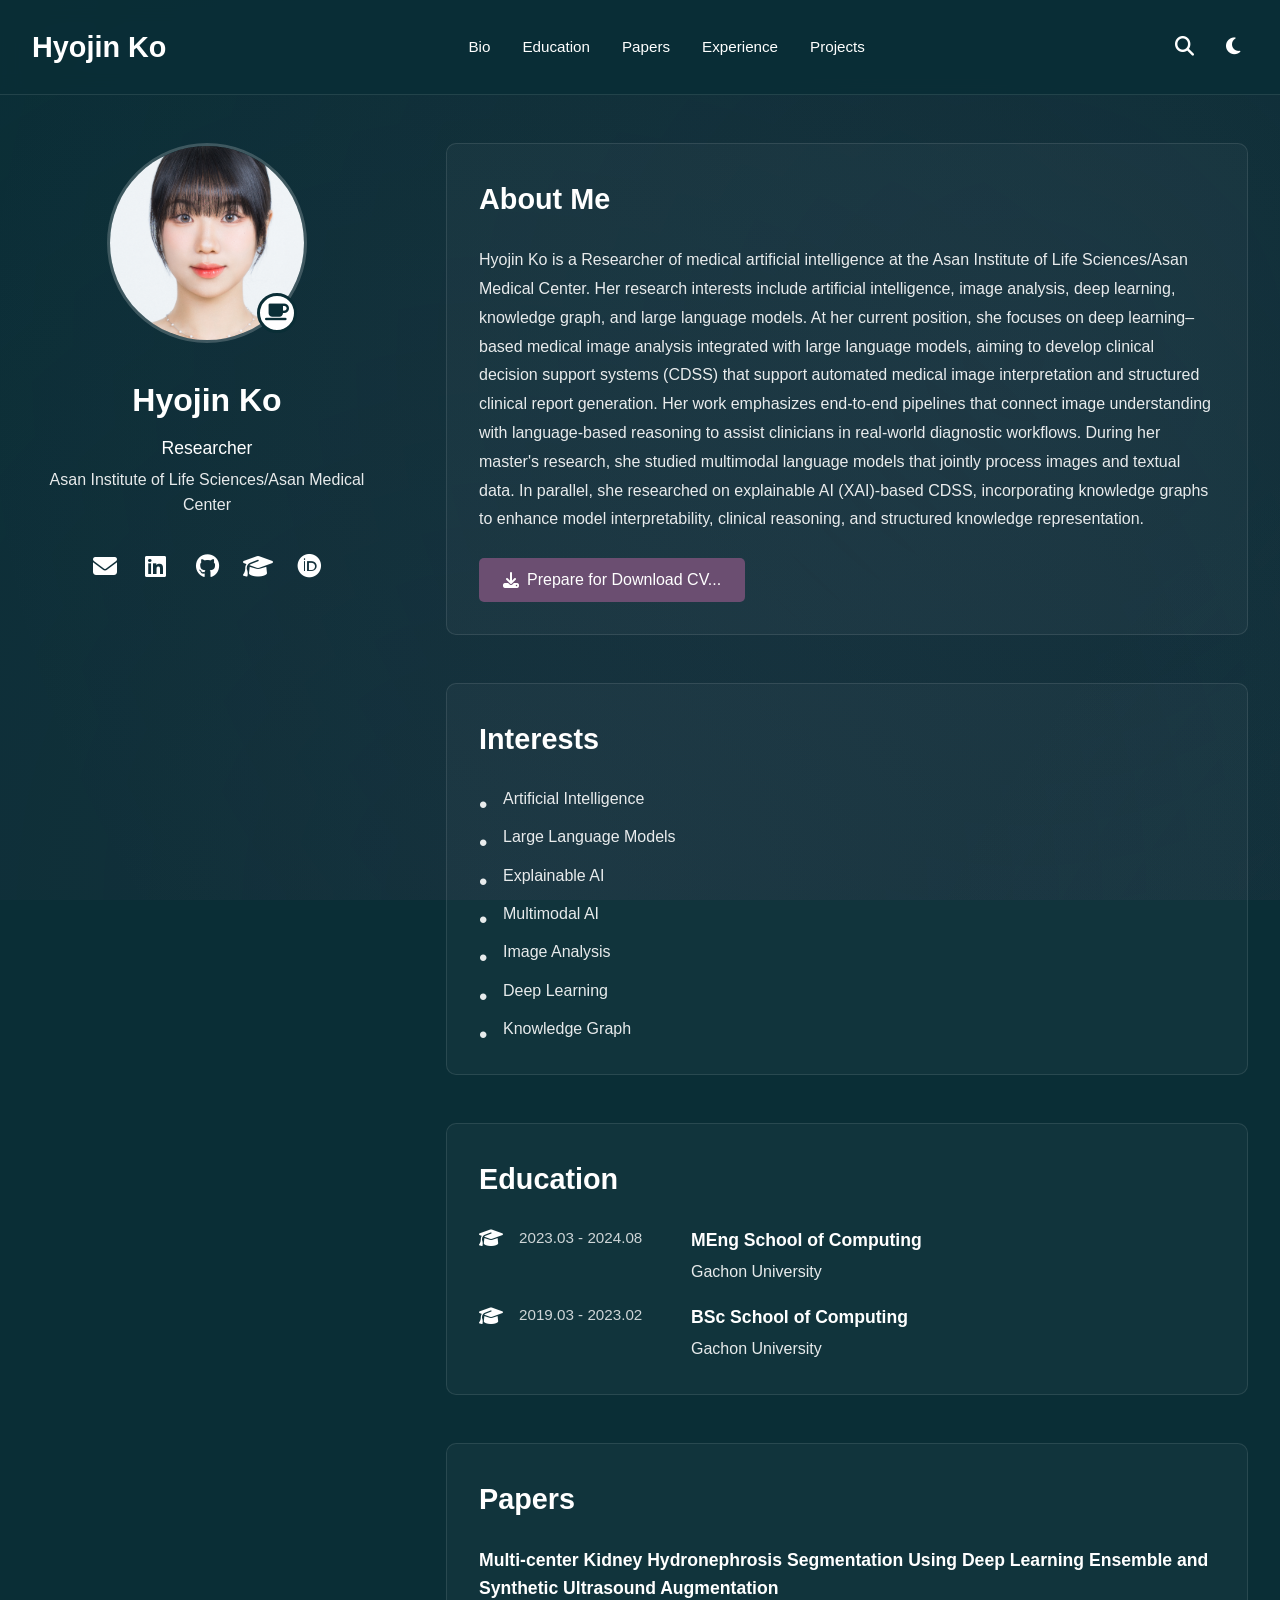
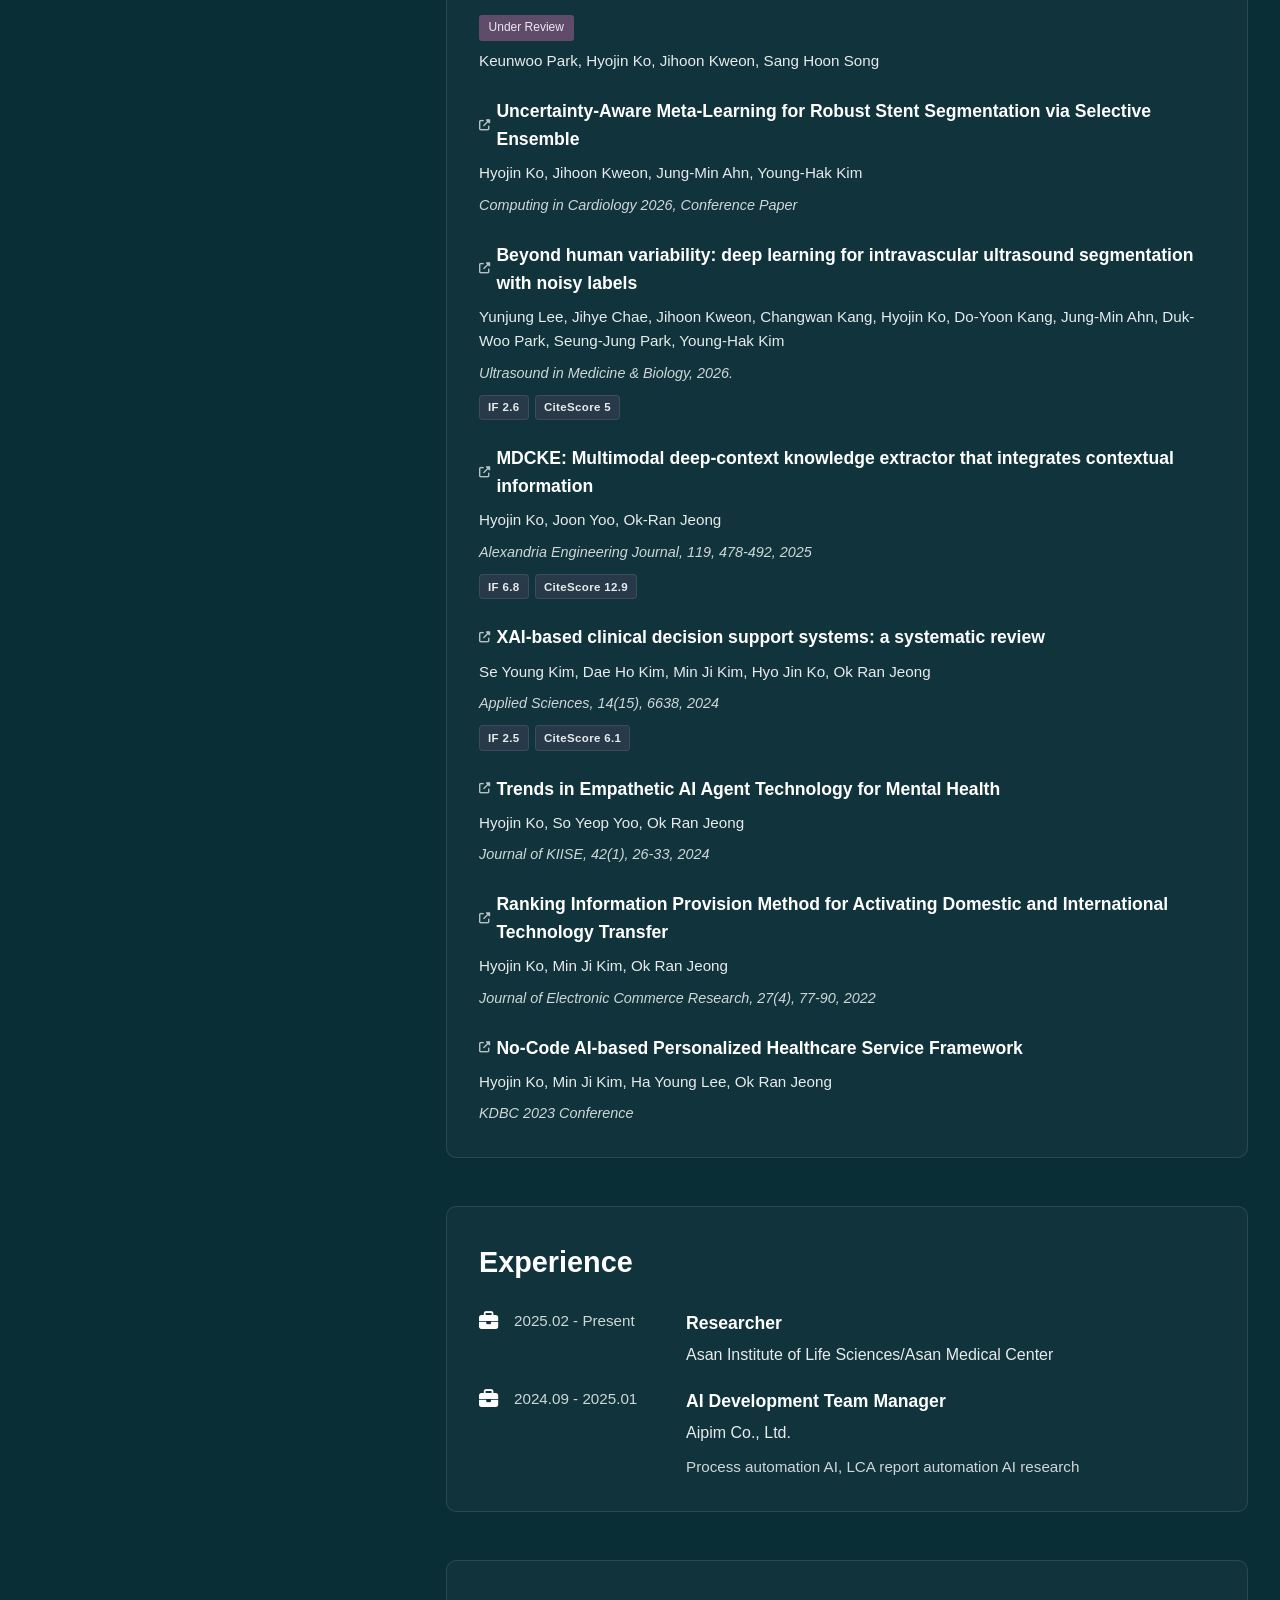
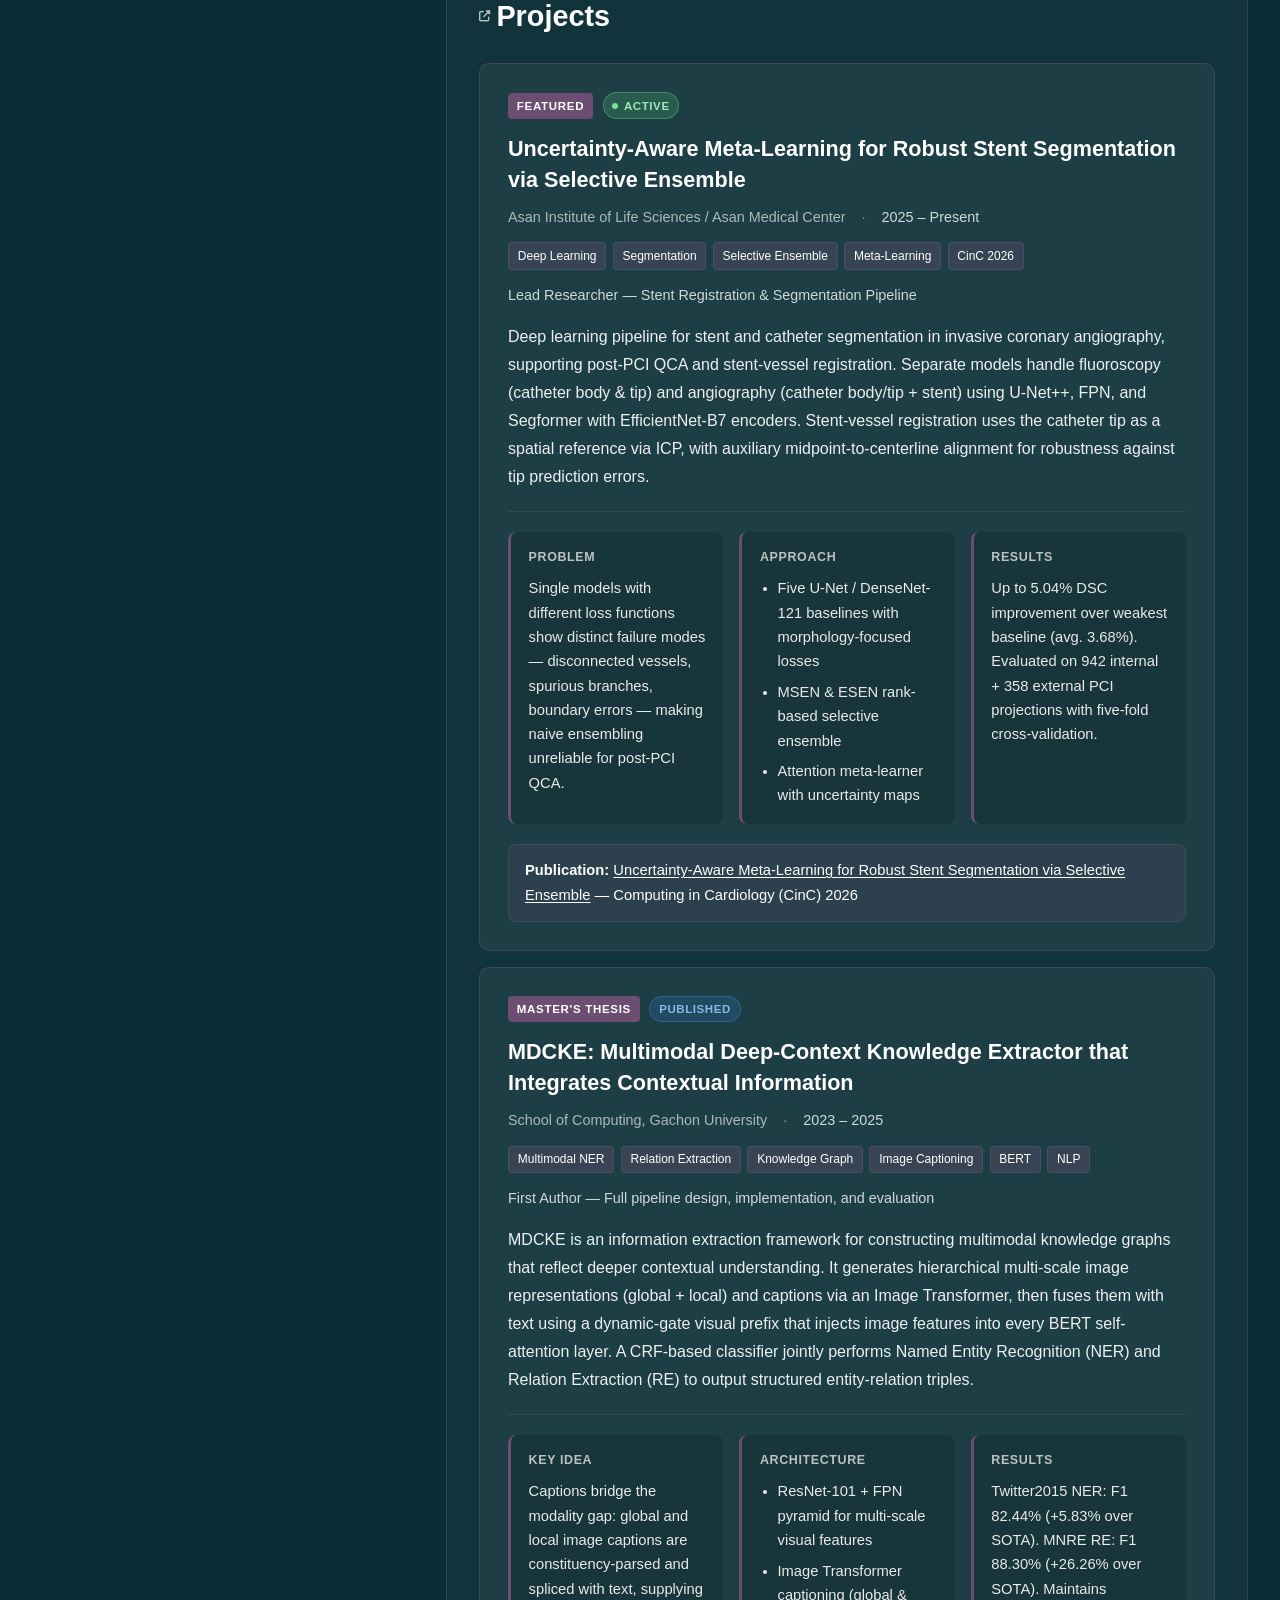
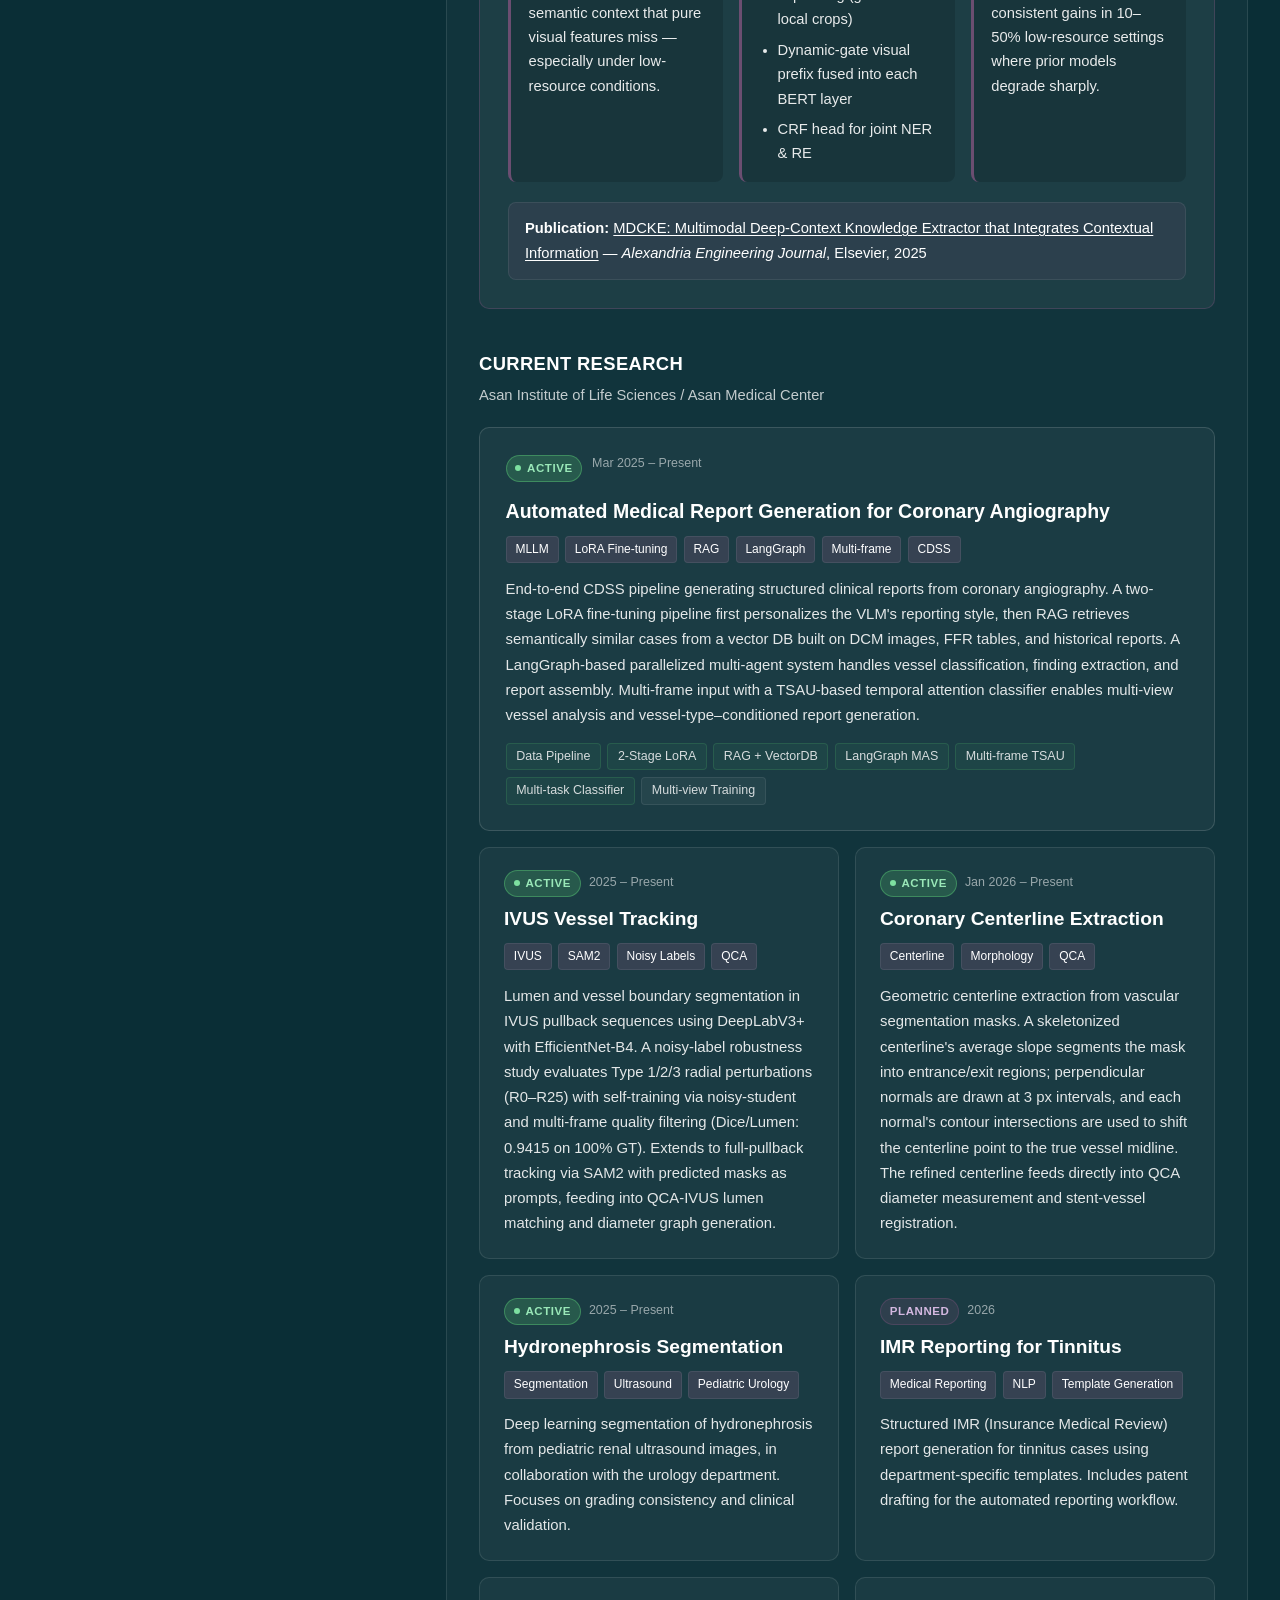
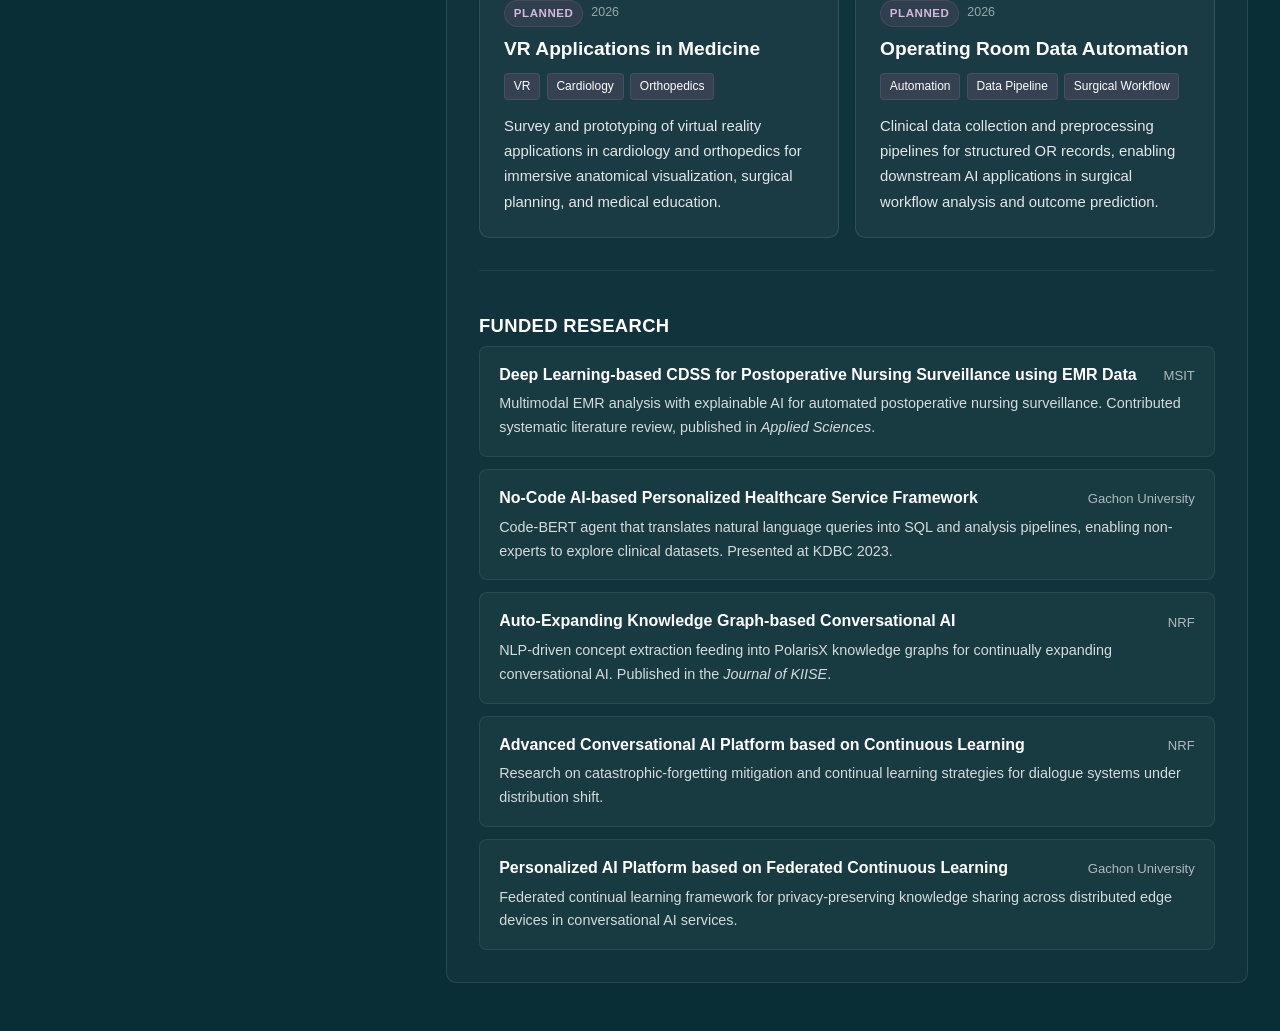
<file: index.html>
<!DOCTYPE html>
<html lang="ko">
<head>
    <meta charset="UTF-8">
    <meta name="viewport" content="width=device-width, initial-scale=1.0">
    <title>Hyojin Ko - Personal Page</title>
    <link rel="stylesheet" href="styles.css">
    <link rel="stylesheet" href="https://cdnjs.cloudflare.com/ajax/libs/font-awesome/6.4.0/css/all.min.css">
</head>
<body>
    <header class="header">
        <nav class="navbar">
            <div class="nav-left">
                <h1 class="logo">Hyojin Ko</h1>
            </div>
            <div class="nav-center">
                <a href="#about" class="nav-link">Bio</a>
                <a href="#education" class="nav-link">Education</a>
                <a href="#papers" class="nav-link">Papers</a>
                <a href="#experience" class="nav-link">Experience</a>
                <a href="#projects" class="nav-link">Projects</a>
            </div>
            <div class="nav-right">
                <button class="icon-btn" id="searchBtn">
                    <i class="fas fa-search"></i>
                </button>
                <button class="icon-btn" id="themeToggle">
                    <i class="fas fa-moon"></i>
                </button>
            </div>
        </nav>
    </header>

    <main class="main-content">
        <div class="container">
            <div class="left-column">
                <div class="profile-section">
                    <div class="profile-image-wrapper">
                        <img src="20240612_003.JPG" alt="Profile" class="profile-image">
                        <a href="https://www.linkedin.com/messaging/compose/?recipient=hyojin-ko-a437562a6" class="coffee-icon" target="_blank" rel="noopener noreferrer" aria-label="Let's have coffee chat">
                            <i class="fas fa-coffee"></i>
                        </a>
                    </div>
                    <h2 class="profile-name">Hyojin Ko</h2>
                    <p class="profile-title">Researcher</p>
                    <p class="profile-affiliation">Asan Institute of Life Sciences/Asan Medical Center</p>
                    
                    <div class="social-icons">
                        <a href="mailto:sarahyo941@gmail.com" class="social-icon" aria-label="Email">
                            <i class="fas fa-envelope"></i>
                        </a>
                        <a href="https://www.linkedin.com/in/hyojin-ko-a437562a6/" class="social-icon" aria-label="LinkedIn">
                            <i class="fab fa-linkedin"></i>
                        </a>
                        <a href="https://github.com/Hyojinko" class="social-icon" aria-label="GitHub">
                            <i class="fab fa-github"></i>
                        </a>
                        <a href="https://scholar.google.com/citations?hl=en&view_op=list_works&authuser=2&gmla=AElLoL0rs2Lzu6BFmk8e02G81ch_b60jBZWBM0wSTkwHkV2OpHihIGPLgSGc7qKciC6INFM9h_kGq2kBxNkHRA&user=Vq0Z0AUAAAAJ" class="social-icon" aria-label="Google Scholar">
                            <i class="fas fa-graduation-cap"></i>
                        </a>
                        <a href="https://orcid.org/0000-0003-0545-8152" class="social-icon" aria-label="ORCID">
                            <i class="fab fa-orcid"></i>
                        </a>
                    </div>
                </div>
            </div>

            <div class="right-column">
                <section class="content-section" id="about">
                    <h2 class="section-title">About Me</h2>
                    <p class="section-text">
                        Hyojin Ko is a Researcher of medical artificial intelligence at the Asan Institute of Life Sciences/Asan Medical Center. 
                        Her research interests include artificial intelligence, image analysis, deep learning, knowledge graph, and large language models. 
                        
                        At her current position, she focuses on deep learning–based medical image analysis integrated with large language models, aiming to develop clinical decision support systems (CDSS) that support automated medical image interpretation and structured clinical report generation. 
                        Her work emphasizes end-to-end pipelines that connect image understanding with language-based reasoning to assist clinicians in real-world diagnostic workflows.

                        During her master's research, she studied multimodal language models that jointly process images and textual data. 
                        In parallel, she researched on explainable AI (XAI)-based CDSS, incorporating knowledge graphs to enhance model interpretability, clinical reasoning, and structured knowledge representation.
                    </p>
                    <button class="cv-button">
                        <i class="fas fa-download"></i>
                        Prepare for Download CV...
                    </button>
                </section>

                <section class="content-section" id="interests">
                    <h2 class="section-title">Interests</h2>
                    <ul class="interests-list">
                        <li>Artificial Intelligence</li>
                        <li>Large Language Models</li>
                        <li>Explainable AI</li>
                        <li>Multimodal AI</li>
                        <li>Image Analysis</li>
                        <li>Deep Learning</li>
                        <li>Knowledge Graph</li>
                    </ul>
                </section>

                <section class="content-section" id="education">
                    <h2 class="section-title">Education</h2>
                    <ul class="education-list">
                        <li>
                            <i class="fas fa-graduation-cap"></i>
                            <div class="education-item">
                                <div class="education-period">2023.03 - 2024.08</div>
                                <div class="education-details">
                                    <div class="education-degree">MEng School of Computing</div>
                                    <div class="education-school">Gachon University</div>
                                </div>
                            </div>
                        </li>
                        <li>
                            <i class="fas fa-graduation-cap"></i>
                            <div class="education-item">
                                <div class="education-period">2019.03 - 2023.02</div>
                                <div class="education-details">
                                    <div class="education-degree">BSc School of Computing</div>
                                    <div class="education-school">Gachon University</div>
                                </div>
                            </div>
                        </li>
                    </ul>
                </section>

                <section class="content-section" id="papers">
                    <h2 class="section-title">Papers</h2>
                    <ul class="papers-list">
                        <li>
                            <div class="paper-item">
                                <div class="paper-title">
                                    Multi-center Kidney Hydronephrosis Segmentation Using Deep Learning Ensemble and Synthetic Ultrasound Augmentation
                                    <span class="paper-status">Under Review</span>
                                </div>
                                <div class="paper-authors">Keunwoo Park, Hyojin Ko, Jihoon Kweon, Sang Hoon Song</div>
                            </div>
                        </li>
                        <li>
                            <div class="paper-item">
                                <div class="paper-title">
                                    <a href="https://cinc2026.org/" target="_blank" rel="noopener noreferrer">
                                        <i class="fas fa-external-link-alt paper-link-icon"></i>
                                        Uncertainty-Aware Meta-Learning for Robust Stent Segmentation via Selective Ensemble
                                    </a>
                                </div>
                                <div class="paper-authors">Hyojin Ko, Jihoon Kweon, Jung-Min Ahn, Young-Hak Kim</div>
                                <div class="paper-venue">Computing in Cardiology 2026, Conference Paper</div>
                            </div>
                        </li>
                        <li>
                            <div class="paper-item">
                                <div class="paper-title">
                                    <a href="https://www.sciencedirect.com/science/article/pii/S0301562926000293" target="_blank" rel="noopener noreferrer">
                                        <i class="fas fa-external-link-alt paper-link-icon"></i>
                                        Beyond human variability: deep learning for intravascular ultrasound segmentation with noisy labels
                                    </a>
                                </div>
                                <div class="paper-authors">Yunjung Lee, Jihye Chae, Jihoon Kweon, Changwan Kang, Hyojin Ko, Do-Yoon Kang, Jung-Min Ahn, Duk-Woo Park, Seung-Jung Park, Young-Hak Kim</div>
                                <div class="paper-venue">Ultrasound in Medicine & Biology, 2026.</div>
                                <div class="paper-metrics">
                                    <span class="paper-metric">IF 2.6</span>
                                    <span class="paper-metric">CiteScore 5</span>
                                </div>
                            </div>
                        </li>
                        <li>
                            <div class="paper-item">
                                <div class="paper-title">
                                    <a href="https://www.sciencedirect.com/science/article/pii/S1110016825001474" target="_blank" rel="noopener noreferrer">
                                        <i class="fas fa-external-link-alt paper-link-icon"></i>
                                        MDCKE: Multimodal deep-context knowledge extractor that integrates contextual information
                                    </a>
                                </div>
                                <div class="paper-authors">Hyojin Ko, Joon Yoo, Ok-Ran Jeong</div>
                                <div class="paper-venue">Alexandria Engineering Journal, 119, 478-492, 2025</div>
                                <div class="paper-metrics">
                                    <span class="paper-metric">IF 6.8</span>
                                    <span class="paper-metric">CiteScore 12.9</span>
                                </div>
                            </div>
                        </li>
                        <li>
                            <div class="paper-item">
                                <div class="paper-title">
                                    <a href="https://www.mdpi.com/2076-3417/14/15/6638" target="_blank" rel="noopener noreferrer">
                                        <i class="fas fa-external-link-alt paper-link-icon"></i>
                                        XAI-based clinical decision support systems: a systematic review
                                    </a>
                                </div>
                                <div class="paper-authors">Se Young Kim, Dae Ho Kim, Min Ji Kim, Hyo Jin Ko, Ok Ran Jeong</div>
                                <div class="paper-venue">Applied Sciences, 14(15), 6638, 2024</div>
                                <div class="paper-metrics">
                                    <span class="paper-metric">IF 2.5</span>
                                    <span class="paper-metric">CiteScore 6.1</span>
                                </div>
                            </div>
                        </li>
                        <li>
                            <div class="paper-item">
                                <div class="paper-title">
                                    <a href="https://www.dbpia.co.kr/pdf/pdfView.do?nodeId=NODE11702759" target="_blank" rel="noopener noreferrer">
                                        <i class="fas fa-external-link-alt paper-link-icon"></i>
                                        Trends in Empathetic AI Agent Technology for Mental Health
                                    </a>
                                </div>
                                <div class="paper-authors">Hyojin Ko, So Yeop Yoo, Ok Ran Jeong</div>
                                <div class="paper-venue">Journal of KIISE, 42(1), 26-33, 2024</div>
                            </div>
                        </li>
                        <li>
                            <div class="paper-item">
                                <div class="paper-title">
                                    <a href="https://www.dbpia.co.kr/pdf/pdfView.do?nodeId=NODE11169343" target="_blank" rel="noopener noreferrer">
                                        <i class="fas fa-external-link-alt paper-link-icon"></i>
                                        Ranking Information Provision Method for Activating Domestic and International Technology Transfer
                                    </a>
                                </div>
                                <div class="paper-authors">Hyojin Ko, Min Ji Kim, Ok Ran Jeong</div>
                                <div class="paper-venue">Journal of Electronic Commerce Research, 27(4), 77-90, 2022</div>
                            </div>
                        </li>
                        <li>
                            <div class="paper-item">
                                <div class="paper-title">
                                    <a href="https://www.dbsociety.kr/kdbc/kdbc2023/program.html" target="_blank" rel="noopener noreferrer">
                                        <i class="fas fa-external-link-alt paper-link-icon"></i>
                                        No-Code AI-based Personalized Healthcare Service Framework
                                    </a>
                                </div>
                                <div class="paper-authors">Hyojin Ko, Min Ji Kim, Ha Young Lee, Ok Ran Jeong</div>
                                <div class="paper-venue">KDBC 2023 Conference</div>
                            </div>
                        </li>
                    </ul>
                </section>

               
                <section class="content-section" id="experience">
                    <h2 class="section-title">Experience</h2>
                    <ul class="experience-list">
                        <li>
                            <i class="fas fa-briefcase"></i>
                            <div class="experience-item">
                                <div class="experience-period">2025.02 - Present</div>
                                <div class="experience-details">
                                    <div class="experience-title">Researcher</div>
                                    <div class="experience-company">Asan Institute of Life Sciences/Asan Medical Center</div>
                                </div>
                            </div>
                        </li>
                        <li>
                            <i class="fas fa-briefcase"></i>
                            <div class="experience-item">
                                <div class="experience-period">2024.09 - 2025.01</div>
                                <div class="experience-details">
                                    <div class="experience-title">AI Development Team Manager</div>
                                    <div class="experience-company">Aipim Co., Ltd.</div>
                                    <div class="experience-description">Process automation AI, LCA report automation AI research</div>
                                </div>
                            </div>
                        </li>
                        
                    </ul>
                </section>

                <section class="content-section" id="projects">
                    <h2 class="section-title">
                        <a href="projects.html" class="section-title-link">
                            <i class="fas fa-external-link-alt paper-link-icon"></i>
                            Projects
                        </a>
                    </h2>

                    <div class="portfolio-featured">
                        <article class="project-card project-card--featured">
                            <div class="project-badge-row">
                                <span class="project-badge">Featured</span>
                                <span class="project-status project-status--active">Active</span>
                            </div>
                            <h3 class="project-title">Uncertainty-Aware Meta-Learning for Robust Stent Segmentation via Selective Ensemble</h3>
                            <div class="project-meta-row">
                                <span class="project-organization">Asan Institute of Life Sciences / Asan Medical Center</span>
                                <span class="project-period">2025 – Present</span>
                            </div>
                            <div class="project-meta">
                                <span class="project-tag">Deep Learning</span>
                                <span class="project-tag">Segmentation</span>
                                <span class="project-tag">Selective Ensemble</span>
                                <span class="project-tag">Meta-Learning</span>
                                <span class="project-tag">CinC 2026</span>
                            </div>
                            <p class="project-role">Lead Researcher — Stent Registration &amp; Segmentation Pipeline</p>
                            <p class="project-summary">
                                Deep learning pipeline for stent and catheter segmentation in invasive coronary angiography, supporting post-PCI QCA and stent-vessel registration. Separate models handle fluoroscopy (catheter body &amp; tip) and angiography (catheter body/tip + stent) using U-Net++, FPN, and Segformer with EfficientNet-B7 encoders. Stent-vessel registration uses the catheter tip as a spatial reference via ICP, with auxiliary midpoint-to-centerline alignment for robustness against tip prediction errors.
                            </p>
                            <div class="project-highlights">
                                <div class="project-highlight">
                                    <h4>Problem</h4>
                                    <p>Single models with different loss functions show distinct failure modes — disconnected vessels, spurious branches, boundary errors — making naive ensembling unreliable for post-PCI QCA.</p>
                                </div>
                                <div class="project-highlight">
                                    <h4>Approach</h4>
                                    <ul>
                                        <li>Five U-Net / DenseNet-121 baselines with morphology-focused losses</li>
                                        <li>MSEN &amp; ESEN rank-based selective ensemble</li>
                                        <li>Attention meta-learner with uncertainty maps</li>
                                    </ul>
                                </div>
                                <div class="project-highlight">
                                    <h4>Results</h4>
                                    <p>Up to 5.04% DSC improvement over weakest baseline (avg. 3.68%). Evaluated on 942 internal + 358 external PCI projections with five-fold cross-validation.</p>
                                </div>
                            </div>
                            <div class="project-publication">
                                <strong>Publication:</strong>
                                <a href="https://cinc2026.org/" target="_blank" rel="noopener noreferrer">Uncertainty-Aware Meta-Learning for Robust Stent Segmentation via Selective Ensemble</a>
                                — Computing in Cardiology (CinC) 2026
                            </div>
                        </article>
                    </div>

                    <div class="portfolio-featured">
                        <article class="project-card project-card--featured">
                            <div class="project-badge-row">
                                <span class="project-badge">Master's Thesis</span>
                                <span class="project-status project-status--published">Published</span>
                            </div>
                            <h3 class="project-title">MDCKE: Multimodal Deep-Context Knowledge Extractor that Integrates Contextual Information</h3>
                            <div class="project-meta-row">
                                <span class="project-organization">School of Computing, Gachon University</span>
                                <span class="project-period">2023 – 2025</span>
                            </div>
                            <div class="project-meta">
                                <span class="project-tag">Multimodal NER</span>
                                <span class="project-tag">Relation Extraction</span>
                                <span class="project-tag">Knowledge Graph</span>
                                <span class="project-tag">Image Captioning</span>
                                <span class="project-tag">BERT</span>
                                <span class="project-tag">NLP</span>
                            </div>
                            <p class="project-role">First Author — Full pipeline design, implementation, and evaluation</p>
                            <p class="project-summary">
                                MDCKE is an information extraction framework for constructing multimodal knowledge graphs that reflect deeper contextual understanding. It generates hierarchical multi-scale image representations (global + local) and captions via an Image Transformer, then fuses them with text using a dynamic-gate visual prefix that injects image features into every BERT self-attention layer. A CRF-based classifier jointly performs Named Entity Recognition (NER) and Relation Extraction (RE) to output structured entity-relation triples.
                            </p>
                            <div class="project-highlights">
                                <div class="project-highlight">
                                    <h4>Key Idea</h4>
                                    <p>Captions bridge the modality gap: global and local image captions are constituency-parsed and spliced with text, supplying semantic context that pure visual features miss — especially under low-resource conditions.</p>
                                </div>
                                <div class="project-highlight">
                                    <h4>Architecture</h4>
                                    <ul>
                                        <li>ResNet-101 + FPN pyramid for multi-scale visual features</li>
                                        <li>Image Transformer captioning (global &amp; local crops)</li>
                                        <li>Dynamic-gate visual prefix fused into each BERT layer</li>
                                        <li>CRF head for joint NER &amp; RE</li>
                                    </ul>
                                </div>
                                <div class="project-highlight">
                                    <h4>Results</h4>
                                    <p>Twitter2015 NER: F1 82.44% (+5.83% over SOTA). MNRE RE: F1 88.30% (+26.26% over SOTA). Maintains consistent gains in 10–50% low-resource settings where prior models degrade sharply.</p>
                                </div>
                            </div>
                            <div class="project-publication">
                                <strong>Publication:</strong>
                                <a href="https://doi.org/10.1016/j.aej.2025.02.079" target="_blank" rel="noopener noreferrer">MDCKE: Multimodal Deep-Context Knowledge Extractor that Integrates Contextual Information</a>
                                — <em>Alexandria Engineering Journal</em>, Elsevier, 2025
                            </div>
                        </article>
                    </div>

                    <div class="project-subsection">
                        <h3 class="project-subsection-title">Current Research</h3>
                        <p class="project-subsection-desc">Asan Institute of Life Sciences / Asan Medical Center</p>

                        <article class="project-card project-card--secondary">
                            <div class="project-badge-row">
                                <span class="project-status project-status--active">Active</span>
                                <span class="project-card-period">Mar 2025 – Present</span>
                            </div>
                            <h3 class="project-title">Automated Medical Report Generation for Coronary Angiography</h3>
                            <div class="project-meta">
                                <span class="project-tag">MLLM</span>
                                <span class="project-tag">LoRA Fine-tuning</span>
                                <span class="project-tag">RAG</span>
                                <span class="project-tag">LangGraph</span>
                                <span class="project-tag">Multi-frame</span>
                                <span class="project-tag">CDSS</span>
                            </div>
                            <p class="project-description">
                                End-to-end CDSS pipeline generating structured clinical reports from coronary angiography. A two-stage LoRA fine-tuning pipeline first personalizes the VLM's reporting style, then RAG retrieves semantically similar cases from a vector DB built on DCM images, FFR tables, and historical reports. A LangGraph-based parallelized multi-agent system handles vessel classification, finding extraction, and report assembly. Multi-frame input with a TSAU-based temporal attention classifier enables multi-view vessel analysis and vessel-type–conditioned report generation.
                            </p>
                            <div class="project-timeline">
                                <span class="project-timeline-item project-timeline-item--done">Data Pipeline</span>
                                <span class="project-timeline-item project-timeline-item--done">2-Stage LoRA</span>
                                <span class="project-timeline-item project-timeline-item--done">RAG + VectorDB</span>
                                <span class="project-timeline-item project-timeline-item--done">LangGraph MAS</span>
                                <span class="project-timeline-item project-timeline-item--done">Multi-frame TSAU</span>
                                <span class="project-timeline-item project-timeline-item--done">Multi-task Classifier</span>
                                <span class="project-timeline-item">Multi-view Training</span>
                            </div>
                        </article>

                        <div class="project-grid">
                            <article class="project-card">
                                <div class="project-card-header">
                                    <span class="project-status project-status--active">Active</span>
                                    <span class="project-card-period">2025 – Present</span>
                                </div>
                                <h3 class="project-title">IVUS Vessel Tracking</h3>
                                <div class="project-meta">
                                    <span class="project-tag">IVUS</span>
                                    <span class="project-tag">SAM2</span>
                                    <span class="project-tag">Noisy Labels</span>
                                    <span class="project-tag">QCA</span>
                                </div>
                                <div class="project-description">
                                    <p>Lumen and vessel boundary segmentation in IVUS pullback sequences using DeepLabV3+ with EfficientNet-B4. A noisy-label robustness study evaluates Type 1/2/3 radial perturbations (R0–R25) with self-training via noisy-student and multi-frame quality filtering (Dice/Lumen: 0.9415 on 100% GT). Extends to full-pullback tracking via SAM2 with predicted masks as prompts, feeding into QCA-IVUS lumen matching and diameter graph generation.</p>
                                </div>
                            </article>

                            <article class="project-card">
                                <div class="project-card-header">
                                    <span class="project-status project-status--active">Active</span>
                                    <span class="project-card-period">Jan 2026 – Present</span>
                                </div>
                                <h3 class="project-title">Coronary Centerline Extraction</h3>
                                <div class="project-meta">
                                    <span class="project-tag">Centerline</span>
                                    <span class="project-tag">Morphology</span>
                                    <span class="project-tag">QCA</span>
                                </div>
                                <div class="project-description">
                                    <p>Geometric centerline extraction from vascular segmentation masks. A skeletonized centerline's average slope segments the mask into entrance/exit regions; perpendicular normals are drawn at 3 px intervals, and each normal's contour intersections are used to shift the centerline point to the true vessel midline. The refined centerline feeds directly into QCA diameter measurement and stent-vessel registration.</p>
                                </div>
                            </article>

                            <article class="project-card">
                                <div class="project-card-header">
                                    <span class="project-status project-status--active">Active</span>
                                    <span class="project-card-period">2025 – Present</span>
                                </div>
                                <h3 class="project-title">Hydronephrosis Segmentation</h3>
                                <div class="project-meta">
                                    <span class="project-tag">Segmentation</span>
                                    <span class="project-tag">Ultrasound</span>
                                    <span class="project-tag">Pediatric Urology</span>
                                </div>
                                <div class="project-description">
                                    <p>Deep learning segmentation of hydronephrosis from pediatric renal ultrasound images, in collaboration with the urology department. Focuses on grading consistency and clinical validation.</p>
                                </div>
                            </article>

                            <article class="project-card">
                                <div class="project-card-header">
                                    <span class="project-status project-status--planned">Planned</span>
                                    <span class="project-card-period">2026</span>
                                </div>
                                <h3 class="project-title">IMR Reporting for Tinnitus</h3>
                                <div class="project-meta">
                                    <span class="project-tag">Medical Reporting</span>
                                    <span class="project-tag">NLP</span>
                                    <span class="project-tag">Template Generation</span>
                                </div>
                                <div class="project-description">
                                    <p>Structured IMR (Insurance Medical Review) report generation for tinnitus cases using department-specific templates. Includes patent drafting for the automated reporting workflow.</p>
                                </div>
                            </article>

                            <article class="project-card">
                                <div class="project-card-header">
                                    <span class="project-status project-status--planned">Planned</span>
                                    <span class="project-card-period">2026</span>
                                </div>
                                <h3 class="project-title">VR Applications in Medicine</h3>
                                <div class="project-meta">
                                    <span class="project-tag">VR</span>
                                    <span class="project-tag">Cardiology</span>
                                    <span class="project-tag">Orthopedics</span>
                                </div>
                                <div class="project-description">
                                    <p>Survey and prototyping of virtual reality applications in cardiology and orthopedics for immersive anatomical visualization, surgical planning, and medical education.</p>
                                </div>
                            </article>

                            <article class="project-card">
                                <div class="project-card-header">
                                    <span class="project-status project-status--planned">Planned</span>
                                    <span class="project-card-period">2026</span>
                                </div>
                                <h3 class="project-title">Operating Room Data Automation</h3>
                                <div class="project-meta">
                                    <span class="project-tag">Automation</span>
                                    <span class="project-tag">Data Pipeline</span>
                                    <span class="project-tag">Surgical Workflow</span>
                                </div>
                                <div class="project-description">
                                    <p>Clinical data collection and preprocessing pipelines for structured OR records, enabling downstream AI applications in surgical workflow analysis and outcome prediction.</p>
                                </div>
                            </article>
                        </div>
                    </div>

                    <hr class="project-section-divider">

                    <div class="project-subsection">
                        <h3 class="project-subsection-title">Funded Research</h3>
                        <div class="project-funded-list">

                            <article class="project-funded-item-v2">
                                <div class="funded-header">
                                    <span class="funded-title">Deep Learning-based CDSS for Postoperative Nursing Surveillance using EMR Data</span>
                                    <span class="funded-org">MSIT</span>
                                </div>
                                <p class="funded-desc">Multimodal EMR analysis with explainable AI for automated postoperative nursing surveillance. Contributed systematic literature review, published in <em>Applied Sciences</em>.</p>
                            </article>

                            <article class="project-funded-item-v2">
                                <div class="funded-header">
                                    <span class="funded-title">No-Code AI-based Personalized Healthcare Service Framework</span>
                                    <span class="funded-org">Gachon University</span>
                                </div>
                                <p class="funded-desc">Code-BERT agent that translates natural language queries into SQL and analysis pipelines, enabling non-experts to explore clinical datasets. Presented at KDBC 2023.</p>
                            </article>

                            <article class="project-funded-item-v2">
                                <div class="funded-header">
                                    <span class="funded-title">Auto-Expanding Knowledge Graph-based Conversational AI</span>
                                    <span class="funded-org">NRF</span>
                                </div>
                                <p class="funded-desc">NLP-driven concept extraction feeding into PolarisX knowledge graphs for continually expanding conversational AI. Published in the <em>Journal of KIISE</em>.</p>
                            </article>

                            <article class="project-funded-item-v2">
                                <div class="funded-header">
                                    <span class="funded-title">Advanced Conversational AI Platform based on Continuous Learning</span>
                                    <span class="funded-org">NRF</span>
                                </div>
                                <p class="funded-desc">Research on catastrophic-forgetting mitigation and continual learning strategies for dialogue systems under distribution shift.</p>
                            </article>

                            <article class="project-funded-item-v2">
                                <div class="funded-header">
                                    <span class="funded-title">Personalized AI Platform based on Federated Continuous Learning</span>
                                    <span class="funded-org">Gachon University</span>
                                </div>
                                <p class="funded-desc">Federated continual learning framework for privacy-preserving knowledge sharing across distributed edge devices in conversational AI services.</p>
                            </article>

                        </div>
                    </div>
                </section>

            </div>
        </div>
    </main>

    <script src="script.js"></script>
</body>
</html>
</file>
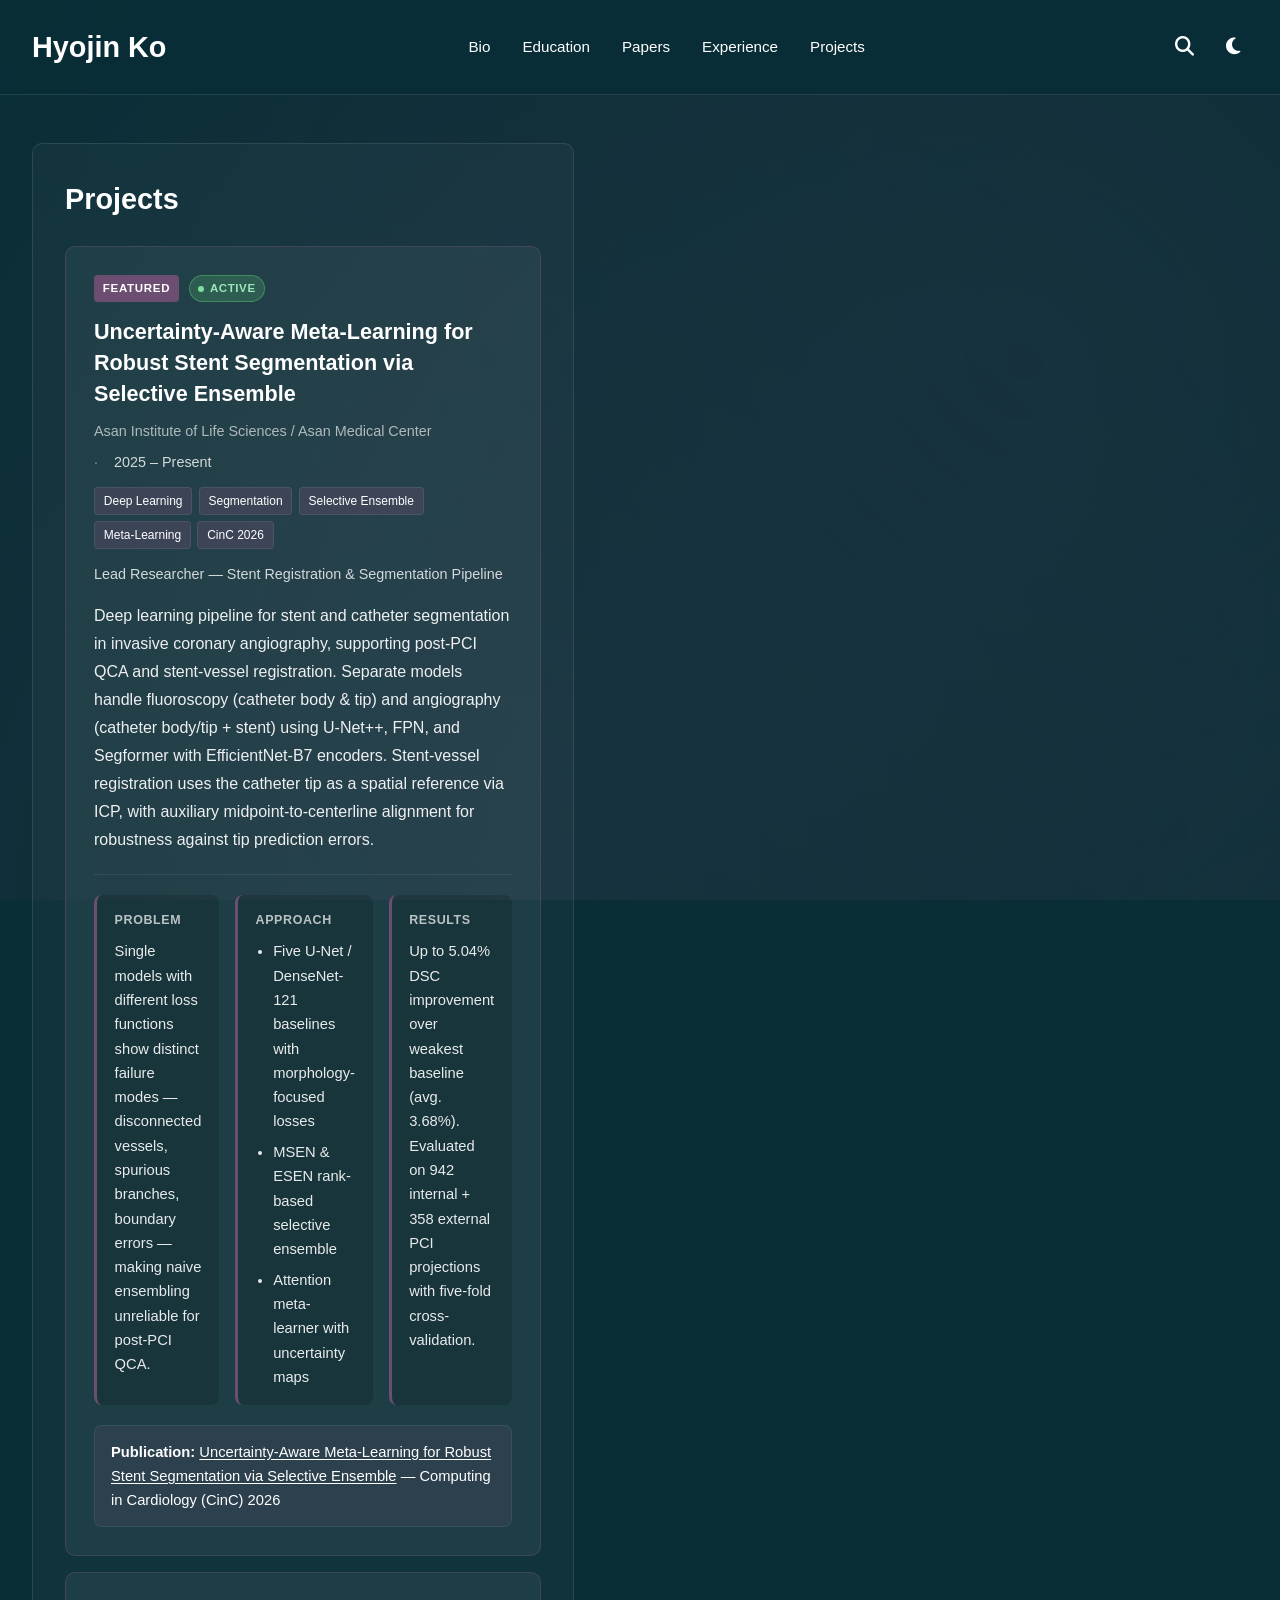
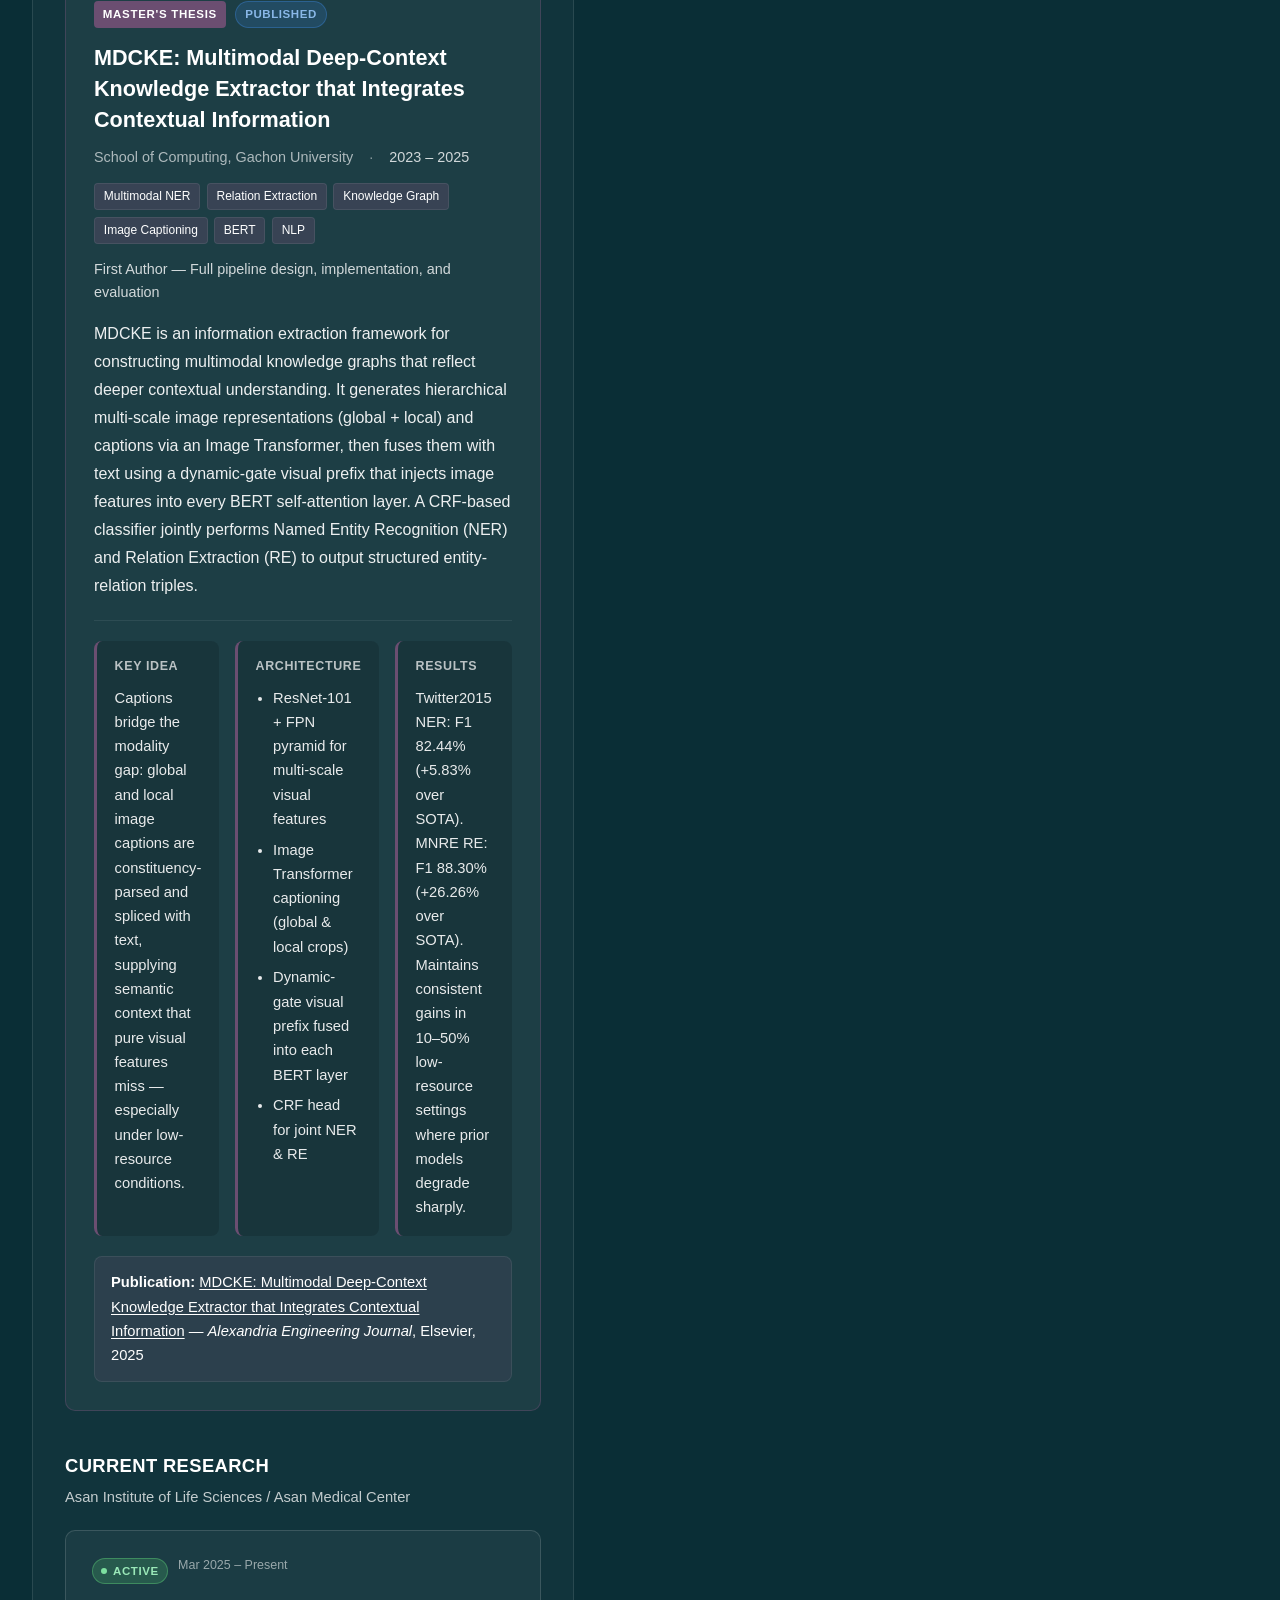
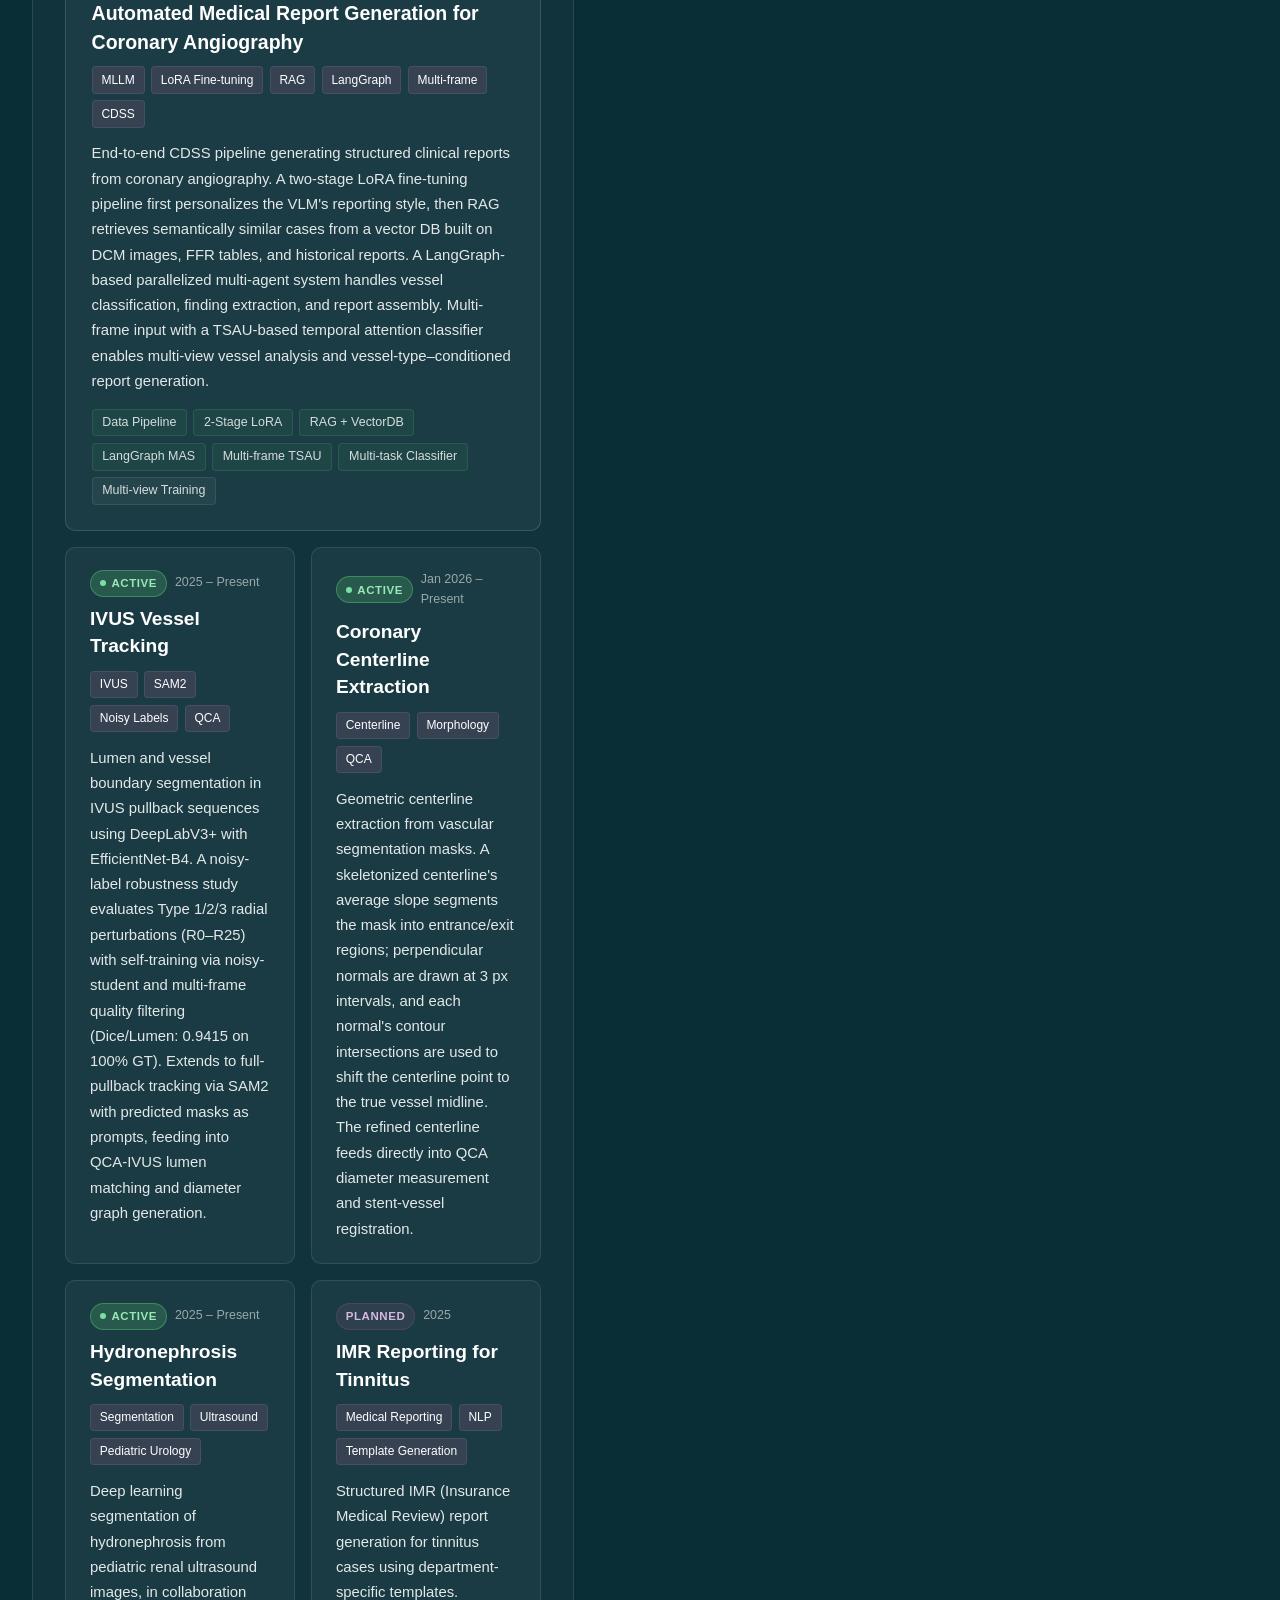
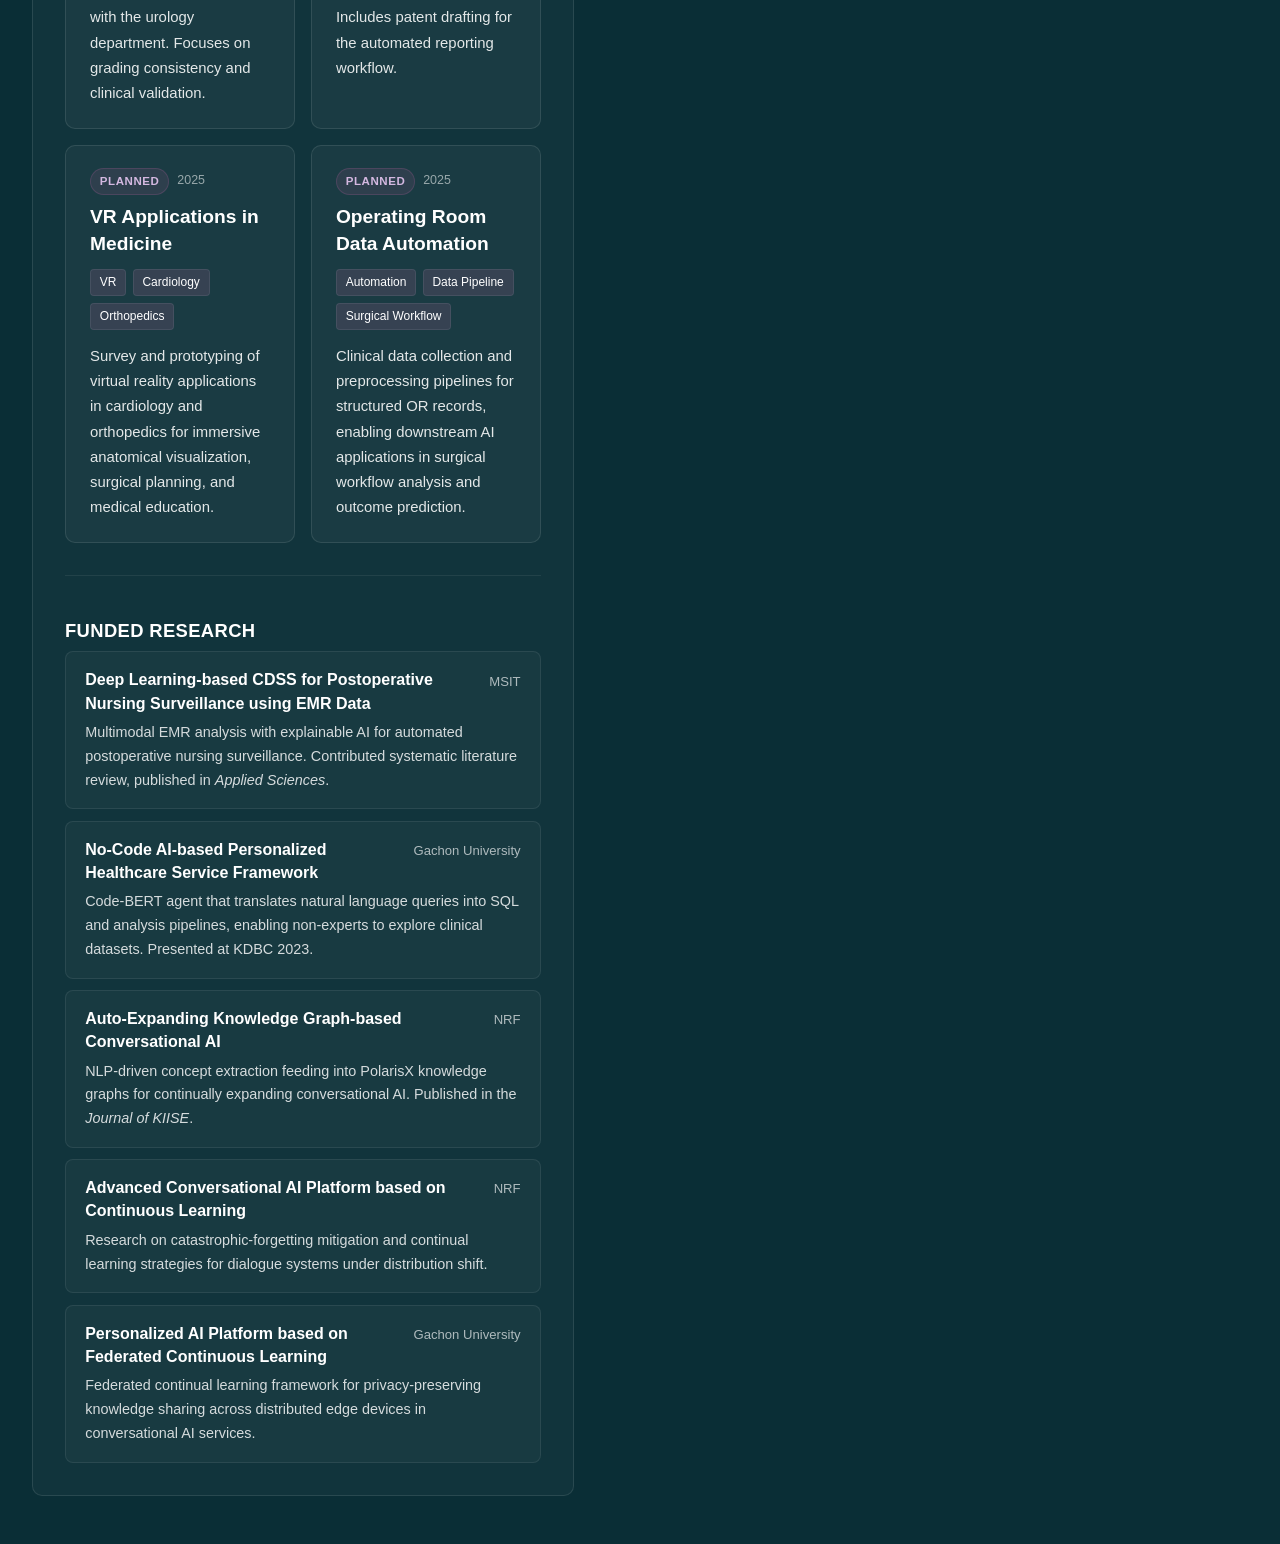
<file: projects.html>
<!DOCTYPE html>
<html lang="en">
<head>
    <meta charset="UTF-8">
    <meta name="viewport" content="width=device-width, initial-scale=1.0">
    <title>Projects - Hyojin Ko</title>
    <link rel="stylesheet" href="styles.css">
    <link rel="stylesheet" href="https://cdnjs.cloudflare.com/ajax/libs/font-awesome/6.4.0/css/all.min.css">
</head>
<body>
    <header class="header">
        <nav class="navbar">
            <div class="nav-left">
                <h1 class="logo"><a href="index.html" style="color: inherit; text-decoration: none;">Hyojin Ko</a></h1>
            </div>
            <div class="nav-center">
                <a href="index.html#about" class="nav-link">Bio</a>
                <a href="index.html#education" class="nav-link">Education</a>
                <a href="index.html#papers" class="nav-link">Papers</a>
                <a href="index.html#experience" class="nav-link">Experience</a>
                <a href="projects.html" class="nav-link">Projects</a>
            </div>
            <div class="nav-right">
                <button class="icon-btn" id="searchBtn">
                    <i class="fas fa-search"></i>
                </button>
                <button class="icon-btn" id="themeToggle">
                    <i class="fas fa-moon"></i>
                </button>
            </div>
        </nav>
    </header>

    <main class="main-content">
        <div class="container">
            <div class="right-column" style="max-width: 1000px; margin: 0 auto;">
                <section class="content-section">
                    <h2 class="section-title">Projects</h2>

                    <!-- ────────────────── FEATURED ────────────────── -->
                    <div class="portfolio-featured">
                        <article class="project-card project-card--featured">
                            <div class="project-badge-row">
                                <span class="project-badge">Featured</span>
                                <span class="project-status project-status--active">Active</span>
                            </div>
                            <h3 class="project-title">Uncertainty-Aware Meta-Learning for Robust Stent Segmentation via Selective Ensemble</h3>
                            <div class="project-meta-row">
                                <span class="project-organization">Asan Institute of Life Sciences / Asan Medical Center</span>
                                <span class="project-period">2025 – Present</span>
                            </div>
                            <div class="project-meta">
                                <span class="project-tag">Deep Learning</span>
                                <span class="project-tag">Segmentation</span>
                                <span class="project-tag">Selective Ensemble</span>
                                <span class="project-tag">Meta-Learning</span>
                                <span class="project-tag">CinC 2026</span>
                            </div>
                            <p class="project-role">Lead Researcher — Stent Registration &amp; Segmentation Pipeline</p>
                            <p class="project-summary">
                                Deep learning pipeline for stent and catheter segmentation in invasive coronary angiography, supporting post-PCI QCA and stent-vessel registration. Separate models handle fluoroscopy (catheter body &amp; tip) and angiography (catheter body/tip + stent) using U-Net++, FPN, and Segformer with EfficientNet-B7 encoders. Stent-vessel registration uses the catheter tip as a spatial reference via ICP, with auxiliary midpoint-to-centerline alignment for robustness against tip prediction errors.
                            </p>
                            <div class="project-highlights">
                                <div class="project-highlight">
                                    <h4>Problem</h4>
                                    <p>Single models with different loss functions show distinct failure modes — disconnected vessels, spurious branches, boundary errors — making naive ensembling unreliable for post-PCI QCA.</p>
                                </div>
                                <div class="project-highlight">
                                    <h4>Approach</h4>
                                    <ul>
                                        <li>Five U-Net / DenseNet-121 baselines with morphology-focused losses</li>
                                        <li>MSEN &amp; ESEN rank-based selective ensemble</li>
                                        <li>Attention meta-learner with uncertainty maps</li>
                                    </ul>
                                </div>
                                <div class="project-highlight">
                                    <h4>Results</h4>
                                    <p>Up to 5.04% DSC improvement over weakest baseline (avg. 3.68%). Evaluated on 942 internal + 358 external PCI projections with five-fold cross-validation.</p>
                                </div>
                            </div>
                            <div class="project-publication">
                                <strong>Publication:</strong>
                                <a href="https://cinc2026.org/" target="_blank" rel="noopener noreferrer">Uncertainty-Aware Meta-Learning for Robust Stent Segmentation via Selective Ensemble</a>
                                — Computing in Cardiology (CinC) 2026
                            </div>
                        </article>
                    </div>

                    <!-- ────────────────── FEATURED: MDCKE ────────────────── -->
                    <div class="portfolio-featured">
                        <article class="project-card project-card--featured">
                            <div class="project-badge-row">
                                <span class="project-badge">Master's Thesis</span>
                                <span class="project-status project-status--published">Published</span>
                            </div>
                            <h3 class="project-title">MDCKE: Multimodal Deep-Context Knowledge Extractor that Integrates Contextual Information</h3>
                            <div class="project-meta-row">
                                <span class="project-organization">School of Computing, Gachon University</span>
                                <span class="project-period">2023 – 2025</span>
                            </div>
                            <div class="project-meta">
                                <span class="project-tag">Multimodal NER</span>
                                <span class="project-tag">Relation Extraction</span>
                                <span class="project-tag">Knowledge Graph</span>
                                <span class="project-tag">Image Captioning</span>
                                <span class="project-tag">BERT</span>
                                <span class="project-tag">NLP</span>
                            </div>
                            <p class="project-role">First Author — Full pipeline design, implementation, and evaluation</p>
                            <p class="project-summary">
                                MDCKE is an information extraction framework for constructing multimodal knowledge graphs that reflect deeper contextual understanding. It generates hierarchical multi-scale image representations (global + local) and captions via an Image Transformer, then fuses them with text using a dynamic-gate visual prefix that injects image features into every BERT self-attention layer. A CRF-based classifier jointly performs Named Entity Recognition (NER) and Relation Extraction (RE) to output structured entity-relation triples.
                            </p>
                            <div class="project-highlights">
                                <div class="project-highlight">
                                    <h4>Key Idea</h4>
                                    <p>Captions bridge the modality gap: global and local image captions are constituency-parsed and spliced with text, supplying semantic context that pure visual features miss — especially under low-resource conditions.</p>
                                </div>
                                <div class="project-highlight">
                                    <h4>Architecture</h4>
                                    <ul>
                                        <li>ResNet-101 + FPN pyramid for multi-scale visual features</li>
                                        <li>Image Transformer captioning (global &amp; local crops)</li>
                                        <li>Dynamic-gate visual prefix fused into each BERT layer</li>
                                        <li>CRF head for joint NER &amp; RE</li>
                                    </ul>
                                </div>
                                <div class="project-highlight">
                                    <h4>Results</h4>
                                    <p>Twitter2015 NER: F1 82.44% (+5.83% over SOTA). MNRE RE: F1 88.30% (+26.26% over SOTA). Maintains consistent gains in 10–50% low-resource settings where prior models degrade sharply.</p>
                                </div>
                            </div>
                            <div class="project-publication">
                                <strong>Publication:</strong>
                                <a href="https://doi.org/10.1016/j.aej.2025.02.079" target="_blank" rel="noopener noreferrer">MDCKE: Multimodal Deep-Context Knowledge Extractor that Integrates Contextual Information</a>
                                — <em>Alexandria Engineering Journal</em>, Elsevier, 2025
                            </div>
                        </article>
                    </div>

                    <!-- ────────────────── CURRENT RESEARCH ────────────────── -->
                    <div class="project-subsection">
                        <h3 class="project-subsection-title">Current Research</h3>
                        <p class="project-subsection-desc">Asan Institute of Life Sciences / Asan Medical Center</p>

                        <!-- Medical Report — secondary featured -->
                        <article class="project-card project-card--secondary">
                            <div class="project-badge-row">
                                <span class="project-status project-status--active">Active</span>
                                <span class="project-card-period">Mar 2025 – Present</span>
                            </div>
                            <h3 class="project-title">Automated Medical Report Generation for Coronary Angiography</h3>
                            <div class="project-meta" style="margin-top:0.55rem;">
                                <span class="project-tag">MLLM</span>
                                <span class="project-tag">LoRA Fine-tuning</span>
                                <span class="project-tag">RAG</span>
                                <span class="project-tag">LangGraph</span>
                                <span class="project-tag">Multi-frame</span>
                                <span class="project-tag">CDSS</span>
                            </div>
                            <p class="project-description" style="margin-top:0.85rem;">
                                End-to-end CDSS pipeline generating structured clinical reports from coronary angiography. A two-stage LoRA fine-tuning pipeline first personalizes the VLM's reporting style, then RAG retrieves semantically similar cases from a vector DB built on DCM images, FFR tables, and historical reports. A LangGraph-based parallelized multi-agent system handles vessel classification, finding extraction, and report assembly. Multi-frame input with a TSAU-based temporal attention classifier enables multi-view vessel analysis and vessel-type–conditioned report generation.
                            </p>
                            <div class="project-timeline">
                                <span class="project-timeline-item project-timeline-item--done">Data Pipeline</span>
                                <span class="project-timeline-item project-timeline-item--done">2-Stage LoRA</span>
                                <span class="project-timeline-item project-timeline-item--done">RAG + VectorDB</span>
                                <span class="project-timeline-item project-timeline-item--done">LangGraph MAS</span>
                                <span class="project-timeline-item project-timeline-item--done">Multi-frame TSAU</span>
                                <span class="project-timeline-item project-timeline-item--done">Multi-task Classifier</span>
                                <span class="project-timeline-item">Multi-view Training</span>
                            </div>
                        </article>

                        <!-- 2-column grid for remaining projects -->
                        <div class="project-grid">
                            <article class="project-card">
                                <div class="project-card-header">
                                    <span class="project-status project-status--active">Active</span>
                                    <span class="project-card-period">2025 – Present</span>
                                </div>
                                <h3 class="project-title">IVUS Vessel Tracking</h3>
                                <div class="project-meta">
                                    <span class="project-tag">IVUS</span>
                                    <span class="project-tag">SAM2</span>
                                    <span class="project-tag">Noisy Labels</span>
                                    <span class="project-tag">QCA</span>
                                </div>
                                <div class="project-description">
                                    <p>Lumen and vessel boundary segmentation in IVUS pullback sequences using DeepLabV3+ with EfficientNet-B4. A noisy-label robustness study evaluates Type 1/2/3 radial perturbations (R0–R25) with self-training via noisy-student and multi-frame quality filtering (Dice/Lumen: 0.9415 on 100% GT). Extends to full-pullback tracking via SAM2 with predicted masks as prompts, feeding into QCA-IVUS lumen matching and diameter graph generation.</p>
                                </div>
                            </article>

                            <article class="project-card">
                                <div class="project-card-header">
                                    <span class="project-status project-status--active">Active</span>
                                    <span class="project-card-period">Jan 2026 – Present</span>
                                </div>
                                <h3 class="project-title">Coronary Centerline Extraction</h3>
                                <div class="project-meta">
                                    <span class="project-tag">Centerline</span>
                                    <span class="project-tag">Morphology</span>
                                    <span class="project-tag">QCA</span>
                                </div>
                                <div class="project-description">
                                    <p>Geometric centerline extraction from vascular segmentation masks. A skeletonized centerline's average slope segments the mask into entrance/exit regions; perpendicular normals are drawn at 3 px intervals, and each normal's contour intersections are used to shift the centerline point to the true vessel midline. The refined centerline feeds directly into QCA diameter measurement and stent-vessel registration.</p>
                                </div>
                            </article>

                            <article class="project-card">
                                <div class="project-card-header">
                                    <span class="project-status project-status--active">Active</span>
                                    <span class="project-card-period">2025 – Present</span>
                                </div>
                                <h3 class="project-title">Hydronephrosis Segmentation</h3>
                                <div class="project-meta">
                                    <span class="project-tag">Segmentation</span>
                                    <span class="project-tag">Ultrasound</span>
                                    <span class="project-tag">Pediatric Urology</span>
                                </div>
                                <div class="project-description">
                                    <p>Deep learning segmentation of hydronephrosis from pediatric renal ultrasound images, in collaboration with the urology department. Focuses on grading consistency and clinical validation.</p>
                                </div>
                            </article>

                            <article class="project-card">
                                <div class="project-card-header">
                                    <span class="project-status project-status--planned">Planned</span>
                                    <span class="project-card-period">2025</span>
                                </div>
                                <h3 class="project-title">IMR Reporting for Tinnitus</h3>
                                <div class="project-meta">
                                    <span class="project-tag">Medical Reporting</span>
                                    <span class="project-tag">NLP</span>
                                    <span class="project-tag">Template Generation</span>
                                </div>
                                <div class="project-description">
                                    <p>Structured IMR (Insurance Medical Review) report generation for tinnitus cases using department-specific templates. Includes patent drafting for the automated reporting workflow.</p>
                                </div>
                            </article>

                            <article class="project-card">
                                <div class="project-card-header">
                                    <span class="project-status project-status--planned">Planned</span>
                                    <span class="project-card-period">2025</span>
                                </div>
                                <h3 class="project-title">VR Applications in Medicine</h3>
                                <div class="project-meta">
                                    <span class="project-tag">VR</span>
                                    <span class="project-tag">Cardiology</span>
                                    <span class="project-tag">Orthopedics</span>
                                </div>
                                <div class="project-description">
                                    <p>Survey and prototyping of virtual reality applications in cardiology and orthopedics for immersive anatomical visualization, surgical planning, and medical education.</p>
                                </div>
                            </article>

                            <article class="project-card">
                                <div class="project-card-header">
                                    <span class="project-status project-status--planned">Planned</span>
                                    <span class="project-card-period">2025</span>
                                </div>
                                <h3 class="project-title">Operating Room Data Automation</h3>
                                <div class="project-meta">
                                    <span class="project-tag">Automation</span>
                                    <span class="project-tag">Data Pipeline</span>
                                    <span class="project-tag">Surgical Workflow</span>
                                </div>
                                <div class="project-description">
                                    <p>Clinical data collection and preprocessing pipelines for structured OR records, enabling downstream AI applications in surgical workflow analysis and outcome prediction.</p>
                                </div>
                            </article>
                        </div>
                    </div>

                    <hr class="project-section-divider">

                    <!-- ────────────────── FUNDED RESEARCH ────────────────── -->
                    <div class="project-subsection">
                        <h3 class="project-subsection-title">Funded Research</h3>
                        <div class="project-funded-list" style="gap:0.7rem;">

                            <article class="project-funded-item-v2">
                                <div class="funded-header">
                                    <span class="funded-title">Deep Learning-based CDSS for Postoperative Nursing Surveillance using EMR Data</span>
                                    <span class="funded-org">MSIT</span>
                                </div>
                                <p class="funded-desc">Multimodal EMR analysis with explainable AI for automated postoperative nursing surveillance. Contributed systematic literature review, published in <em>Applied Sciences</em>.</p>
                            </article>

                            <article class="project-funded-item-v2">
                                <div class="funded-header">
                                    <span class="funded-title">No-Code AI-based Personalized Healthcare Service Framework</span>
                                    <span class="funded-org">Gachon University</span>
                                </div>
                                <p class="funded-desc">Code-BERT agent that translates natural language queries into SQL and analysis pipelines, enabling non-experts to explore clinical datasets. Presented at KDBC 2023.</p>
                            </article>

                            <article class="project-funded-item-v2">
                                <div class="funded-header">
                                    <span class="funded-title">Auto-Expanding Knowledge Graph-based Conversational AI</span>
                                    <span class="funded-org">NRF</span>
                                </div>
                                <p class="funded-desc">NLP-driven concept extraction feeding into PolarisX knowledge graphs for continually expanding conversational AI. Published in the <em>Journal of KIISE</em>.</p>
                            </article>

                            <article class="project-funded-item-v2">
                                <div class="funded-header">
                                    <span class="funded-title">Advanced Conversational AI Platform based on Continuous Learning</span>
                                    <span class="funded-org">NRF</span>
                                </div>
                                <p class="funded-desc">Research on catastrophic-forgetting mitigation and continual learning strategies for dialogue systems under distribution shift.</p>
                            </article>

                            <article class="project-funded-item-v2">
                                <div class="funded-header">
                                    <span class="funded-title">Personalized AI Platform based on Federated Continuous Learning</span>
                                    <span class="funded-org">Gachon University</span>
                                </div>
                                <p class="funded-desc">Federated continual learning framework for privacy-preserving knowledge sharing across distributed edge devices in conversational AI services.</p>
                            </article>

                        </div>
                    </div>

                </section>
            </div>
        </div>
    </main>

    <script src="script.js"></script>
</body>
</html>
</file>
<file: styles.css>
* {
    margin: 0;
    padding: 0;
    box-sizing: border-box;
}

html {
    scroll-behavior: smooth;
}

:root {
    --bg-color: #0a2e36;
    --text-color: #ffffff;
    --accent-color: #6b4e71;
    --hover-color: #8b6f91;
    --pattern-color: rgba(107, 78, 113, 0.1);
}

body {
    font-family: -apple-system, BlinkMacSystemFont, 'Segoe UI', Roboto, Oxygen, Ubuntu, Cantarell, sans-serif;
    background-color: var(--bg-color);
    color: var(--text-color);
    line-height: 1.6;
    min-height: 100vh;
    position: relative;
    overflow-x: hidden;
}

body::before {
    content: '';
    position: fixed;
    top: 0;
    left: 0;
    width: 100%;
    height: 100%;
    background: 
        radial-gradient(circle at 20% 50%, var(--pattern-color) 0%, transparent 50%),
        radial-gradient(circle at 80% 80%, var(--pattern-color) 0%, transparent 50%),
        radial-gradient(circle at 40% 20%, var(--pattern-color) 0%, transparent 50%);
    background-size: 200% 200%;
    animation: wave 20s ease-in-out infinite;
    pointer-events: none;
    z-index: 0;
}

@keyframes wave {
    0%, 100% {
        background-position: 0% 50%;
    }
    50% {
        background-position: 100% 50%;
    }
}

.header {
    position: sticky;
    top: 0;
    z-index: 100;
    background-color: rgba(10, 46, 54, 0.95);
    backdrop-filter: blur(10px);
    border-bottom: 1px solid rgba(255, 255, 255, 0.1);
}

.navbar {
    max-width: 1400px;
    margin: 0 auto;
    padding: 1.5rem 2rem;
    display: flex;
    justify-content: space-between;
    align-items: center;
    position: relative;
    z-index: 1;
}

.nav-left .logo {
    font-size: 1.8rem;
    font-weight: bold;
    color: var(--text-color);
}

.nav-center {
    display: flex;
    gap: 2rem;
    flex-wrap: wrap;
}

.nav-link {
    color: var(--text-color);
    text-decoration: none;
    font-size: 0.95rem;
    transition: opacity 0.3s ease;
}

.nav-link:hover {
    opacity: 0.7;
    text-decoration: none;
}

.nav-right {
    display: flex;
    gap: 1rem;
}

.icon-btn {
    background: none;
    border: none;
    color: var(--text-color);
    font-size: 1.2rem;
    cursor: pointer;
    padding: 0.5rem;
    transition: opacity 0.3s ease;
}

.icon-btn:hover {
    opacity: 0.7;
}

.main-content {
    position: relative;
    z-index: 1;
    padding: 3rem 2rem;
}

.container {
    max-width: 1400px;
    margin: 0 auto;
    display: grid;
    grid-template-columns: 350px 1fr;
    gap: 4rem;
    align-items: start;
}

.left-column {
    position: sticky;
    top: 100px;
}

.profile-section {
    text-align: center;
}

.profile-image-wrapper {
    position: relative;
    display: inline-block;
    margin-bottom: 1.5rem;
}

.profile-image {
    width: 200px;
    height: 200px;
    border-radius: 50%;
    object-fit: cover;
    border: 3px solid rgba(255, 255, 255, 0.2);
    display: block;
}

.coffee-icon {
    position: absolute;
    bottom: 10px;
    right: 10px;
    background-color: var(--text-color);
    color: var(--bg-color);
    width: 40px;
    height: 40px;
    border-radius: 50%;
    display: flex;
    align-items: center;
    justify-content: center;
    font-size: 1.2rem;
    border: 3px solid var(--bg-color);
    text-decoration: none;
    transition: transform 0.3s ease, opacity 0.3s ease;
}

.coffee-icon:hover {
    transform: scale(1.1);
    opacity: 0.9;
}

.profile-name {
    font-size: 2rem;
    font-weight: bold;
    margin-bottom: 0.5rem;
    color: var(--text-color);
}

.profile-name-chinese {
    font-size: 1.3rem;
    margin-bottom: 1rem;
    color: var(--text-color);
}

.profile-title {
    font-size: 1.1rem;
    margin-bottom: 0.3rem;
    color: var(--text-color);
}

.profile-affiliation {
    font-size: 1rem;
    margin-bottom: 2rem;
    color: var(--text-color);
    opacity: 0.9;
}

.social-icons {
    display: flex;
    justify-content: center;
    gap: 1.2rem;
    flex-wrap: wrap;
    align-items: center;
}

.social-icon {
    color: var(--text-color);
    font-size: 1.5rem;
    transition: opacity 0.3s ease;
    text-decoration: none;
    display: flex;
    align-items: center;
    justify-content: center;
    width: 2rem;
    height: 2rem;
}

.social-icon:hover {
    opacity: 0.7;
}

.right-column {
    display: flex;
    flex-direction: column;
    gap: 3rem;
}

.content-section {
    background-color: rgba(255, 255, 255, 0.03);
    padding: 2rem;
    border-radius: 10px;
    border: 1px solid rgba(255, 255, 255, 0.1);
}

.section-title {
    font-size: 1.8rem;
    font-weight: bold;
    margin-bottom: 1.5rem;
    color: var(--text-color);
}

.section-title-link {
    color: var(--text-color);
    text-decoration: none;
    transition: opacity 0.3s ease;
    display: flex;
    align-items: center;
    gap: 0.4rem;
}

.section-title-link:hover {
    opacity: 0.7;
    text-decoration: none;
}

.section-text {
    font-size: 1rem;
    line-height: 1.8;
    margin-bottom: 1.5rem;
    color: var(--text-color);
    opacity: 0.9;
}

.cv-button {
    background-color: var(--accent-color);
    color: var(--text-color);
    border: none;
    padding: 0.8rem 1.5rem;
    font-size: 1rem;
    border-radius: 5px;
    cursor: pointer;
    display: inline-flex;
    align-items: center;
    gap: 0.5rem;
    transition: background-color 0.3s ease;
}

.cv-button:hover {
    background-color: var(--hover-color);
}

.interests-list {
    list-style: none;
    display: flex;
    flex-direction: column;
    gap: 0.8rem;
}

.interests-list li {
    font-size: 1rem;
    color: var(--text-color);
    opacity: 0.9;
    padding-left: 1.5rem;
    position: relative;
}

.interests-list li::before {
    content: '•';
    position: absolute;
    left: 0;
    font-size: 1.5rem;
    color: var(--text-color);
}

.education-list {
    list-style: none;
    display: flex;
    flex-direction: column;
    gap: 1.2rem;
}

.education-list li {
    display: flex;
    align-items: flex-start;
    gap: 1rem;
}

.education-list li i {
    font-size: 1.2rem;
    color: var(--text-color);
    margin-top: 0.2rem;
}

.education-item {
    display: flex;
    gap: 2rem;
    align-items: flex-start;
    flex: 1;
}

.education-period {
    font-size: 0.95rem;
    color: var(--text-color);
    opacity: 0.8;
    min-width: 140px;
    font-weight: 500;
}

.education-details {
    flex: 1;
    display: flex;
    flex-direction: column;
    gap: 0.3rem;
}

.education-degree {
    font-size: 1.1rem;
    color: var(--text-color);
    font-weight: 600;
}

.education-school {
    font-size: 1rem;
    color: var(--text-color);
    opacity: 0.9;
}

.experience-list {
    list-style: none;
    display: flex;
    flex-direction: column;
    gap: 1.2rem;
}

.experience-list li {
    display: flex;
    align-items: flex-start;
    gap: 1rem;
}

.experience-list li i {
    font-size: 1.2rem;
    color: var(--text-color);
    margin-top: 0.2rem;
}

.experience-item {
    display: flex;
    gap: 2rem;
    align-items: flex-start;
    flex: 1;
}

.experience-period {
    font-size: 0.95rem;
    color: var(--text-color);
    opacity: 0.8;
    min-width: 140px;
    font-weight: 500;
}

.experience-details {
    flex: 1;
    display: flex;
    flex-direction: column;
    gap: 0.3rem;
}

.experience-title {
    font-size: 1.1rem;
    color: var(--text-color);
    font-weight: 600;
}

.experience-company {
    font-size: 1rem;
    color: var(--text-color);
    opacity: 0.9;
}

.experience-description {
    font-size: 0.95rem;
    color: var(--text-color);
    opacity: 0.8;
    margin-top: 0.3rem;
}

.papers-list {
    list-style: none;
    display: flex;
    flex-direction: column;
    gap: 1.5rem;
}

.papers-list li {
    display: flex;
    align-items: flex-start;
}

.paper-item {
    display: flex;
    flex-direction: column;
    gap: 0.5rem;
    width: 100%;
}

.paper-title {
    font-size: 1.1rem;
    font-weight: 600;
    display: flex;
    align-items: center;
    gap: 0.8rem;
    flex-wrap: wrap;
}

.paper-title a {
    color: var(--text-color);
    text-decoration: none;
    transition: opacity 0.3s ease;
    display: flex;
    align-items: center;
    gap: 0.4rem;
}

.paper-title a:hover {
    opacity: 0.7;
    text-decoration: none;
}

.paper-link-icon {
    font-size: 0.7rem;
    opacity: 0.7;
}

.projects-list {
    list-style: none;
    display: flex;
    flex-direction: column;
    gap: 1.5rem;
}

.project-item-link {
    display: flex;
    flex-direction: column;
    gap: 0.5rem;
}

.project-link {
    color: var(--text-color);
    text-decoration: none;
    transition: opacity 0.3s ease;
    display: flex;
    align-items: center;
    gap: 0.4rem;
    font-size: 1.1rem;
    font-weight: 600;
}

.project-link:hover {
    opacity: 0.7;
    text-decoration: none;
}

.project-title-text {
    font-size: 1.1rem;
    font-weight: 600;
    color: var(--text-color);
}

.project-org-link {
    font-size: 0.95rem;
    color: var(--text-color);
    opacity: 0.9;
    margin-left: 0;
}

.project-subsection {
    margin-top: 2.5rem;
}

.project-subsection-title {
    font-size: 1.15rem;
    font-weight: 600;
    color: var(--text-color);
    margin-bottom: 0.35rem;
    letter-spacing: 0.02em;
    text-transform: uppercase;
}

.project-subsection-desc {
    font-size: 0.92rem;
    color: var(--text-color);
    opacity: 0.75;
    margin-bottom: 1.25rem;
}

.project-card {
    background: rgba(255, 255, 255, 0.04);
    border: 1px solid rgba(255, 255, 255, 0.1);
    border-radius: 10px;
    padding: 1.35rem 1.5rem;
    transition: border-color 0.2s ease, background 0.2s ease;
}

.project-card:hover {
    background: rgba(255, 255, 255, 0.06);
    border-color: rgba(255, 255, 255, 0.16);
}

.project-card--featured {
    padding: 1.75rem;
    background: rgba(255, 255, 255, 0.05);
    border-color: rgba(107, 78, 113, 0.45);
}

.project-badge {
    display: inline-block;
    font-size: 0.72rem;
    font-weight: 600;
    letter-spacing: 0.06em;
    text-transform: uppercase;
    padding: 0.25rem 0.55rem;
    border-radius: 4px;
    background: var(--accent-color);
    color: var(--text-color);
    margin-bottom: 0.85rem;
}

.project-badge-row {
    display: flex;
    align-items: center;
    flex-wrap: wrap;
    gap: 0.6rem;
    margin-bottom: 0.85rem;
}

.project-badge-row .project-badge,
.project-badge-row .project-status {
    margin-bottom: 0;
}

.project-status {
    display: inline-flex;
    align-items: center;
    gap: 0.35rem;
    font-size: 0.72rem;
    font-weight: 600;
    letter-spacing: 0.05em;
    text-transform: uppercase;
    padding: 0.2rem 0.55rem;
    border-radius: 20px;
}

.project-status--active {
    background: rgba(80, 180, 110, 0.25);
    border: 1px solid rgba(80, 180, 110, 0.55);
    color: #9ae8b8;
}

.project-status--active::before {
    content: '';
    width: 6px;
    height: 6px;
    border-radius: 50%;
    background: #7de0a0;
    animation: pulse-dot 1.8s ease-in-out infinite;
}

.project-status--planned {
    background: rgba(107, 78, 113, 0.25);
    border: 1px solid rgba(107, 78, 113, 0.5);
    color: #d4b8e0;
}

.project-status--published {
    background: rgba(56, 125, 201, 0.22);
    border: 1px solid rgba(56, 125, 201, 0.45);
    color: #8ab8e8;
}

@keyframes pulse-dot {
    0%, 100% { opacity: 1; }
    50% { opacity: 0.4; }
}

.portfolio-featured + .portfolio-featured {
    margin-top: 1rem;
}

.project-card--secondary {
    padding: 1.6rem;
    background: rgba(255, 255, 255, 0.045);
    border: 1px solid rgba(255, 255, 255, 0.14);
    border-radius: 10px;
    margin-bottom: 1rem;
}

.project-card--secondary .project-title {
    font-size: 1.22rem;
}

.project-timeline {
    display: flex;
    flex-wrap: wrap;
    gap: 0.4rem;
    margin-top: 0.9rem;
}

.project-timeline-item {
    font-size: 0.78rem;
    padding: 0.18rem 0.6rem;
    border-radius: 4px;
    background: rgba(255, 255, 255, 0.06);
    border: 1px solid rgba(255, 255, 255, 0.1);
    color: var(--text-color);
    opacity: 0.82;
}

.project-timeline-item--done {
    background: rgba(80, 180, 110, 0.1);
    border-color: rgba(80, 180, 110, 0.25);
}

.project-funded-item-v2 {
    padding: 1rem 1.2rem;
    background: rgba(255, 255, 255, 0.03);
    border: 1px solid rgba(255, 255, 255, 0.08);
    border-radius: 8px;
}

.project-funded-item-v2 .funded-header {
    display: flex;
    justify-content: space-between;
    align-items: flex-start;
    gap: 1rem;
    margin-bottom: 0.4rem;
}

.project-funded-item-v2 .funded-title {
    font-size: 1rem;
    font-weight: 600;
    color: var(--text-color);
    line-height: 1.45;
}

.project-funded-item-v2 .funded-org {
    font-size: 0.82rem;
    color: var(--text-color);
    opacity: 0.65;
    white-space: nowrap;
    padding-top: 0.15rem;
}

.project-funded-item-v2 .funded-desc {
    font-size: 0.9rem;
    line-height: 1.65;
    color: var(--text-color);
    opacity: 0.82;
}

.project-section-divider {
    border: none;
    border-top: 1px solid rgba(255, 255, 255, 0.07);
    margin: 2rem 0;
}

.project-card-period {
    font-size: 0.78rem;
    color: var(--text-color);
    opacity: 0.55;
    margin-bottom: 0.6rem;
}

.project-card-header {
    display: flex;
    align-items: center;
    gap: 0.5rem;
    margin-bottom: 0.5rem;
}

.project-card-header .project-card-period {
    margin-bottom: 0;
}

.project-title {
    font-size: 1.2rem;
    font-weight: 600;
    color: var(--text-color);
    line-height: 1.45;
    margin-bottom: 0.65rem;
}

.project-card--featured .project-title {
    font-size: 1.35rem;
}

.project-meta-row {
    display: flex;
    flex-wrap: wrap;
    align-items: center;
    gap: 0.5rem 1rem;
    margin-bottom: 0.85rem;
    font-size: 0.9rem;
    opacity: 0.8;
}

.project-meta-row .project-period::before {
    content: "·";
    margin-right: 1rem;
    opacity: 0.6;
}

.project-organization {
    font-size: 0.9rem;
    color: var(--text-color);
    opacity: 0.8;
}

.project-meta {
    display: flex;
    flex-wrap: wrap;
    gap: 0.4rem;
    margin-bottom: 0.85rem;
}

.project-tag {
    font-size: 0.75rem;
    padding: 0.2rem 0.55rem;
    border-radius: 4px;
    background: rgba(107, 78, 113, 0.35);
    border: 1px solid rgba(255, 255, 255, 0.08);
    color: var(--text-color);
}

.project-role {
    font-size: 0.9rem;
    color: var(--text-color);
    opacity: 0.8;
    margin-bottom: 1rem;
}

.project-summary {
    font-size: 1rem;
    line-height: 1.75;
    color: var(--text-color);
    opacity: 0.92;
    margin-bottom: 1.25rem;
    padding-bottom: 1.25rem;
    border-bottom: 1px solid rgba(255, 255, 255, 0.08);
}

.project-highlights {
    display: grid;
    grid-template-columns: repeat(3, 1fr);
    gap: 1rem;
    margin-bottom: 1.25rem;
}

.project-highlight {
    background: rgba(0, 0, 0, 0.15);
    border-radius: 8px;
    padding: 1rem 1.1rem;
    border-left: 3px solid var(--accent-color);
}

.project-highlight h4 {
    font-size: 0.78rem;
    font-weight: 600;
    letter-spacing: 0.05em;
    text-transform: uppercase;
    opacity: 0.7;
    margin-bottom: 0.55rem;
}

.project-highlight p,
.project-highlight ul {
    font-size: 0.92rem;
    line-height: 1.65;
    opacity: 0.9;
}

.project-highlight ul {
    margin: 0;
    padding-left: 1.1rem;
}

.project-highlight li {
    margin-bottom: 0.4rem;
}

.project-highlight li:last-child {
    margin-bottom: 0;
}

.project-publication {
    font-size: 0.92rem;
    line-height: 1.65;
    padding: 0.85rem 1rem;
    border-radius: 8px;
    background: rgba(107, 78, 113, 0.2);
    border: 1px solid rgba(255, 255, 255, 0.08);
}

.project-publication a {
    color: var(--text-color);
    text-decoration: underline;
    text-underline-offset: 2px;
}

.project-publication a:hover {
    opacity: 0.85;
}

.project-grid {
    display: grid;
    grid-template-columns: repeat(2, 1fr);
    gap: 1rem;
}

.project-card .project-description {
    font-size: 0.93rem;
    line-height: 1.7;
    color: var(--text-color);
    opacity: 0.88;
}

.project-card .project-description p {
    margin: 0;
}

.project-funded-list {
    display: flex;
    flex-direction: column;
    gap: 0.75rem;
}

.project-funded-item {
    display: grid;
    grid-template-columns: 1fr auto;
    gap: 0.5rem 1.5rem;
    align-items: start;
    padding: 1rem 1.15rem;
    background: rgba(255, 255, 255, 0.03);
    border: 1px solid rgba(255, 255, 255, 0.08);
    border-radius: 8px;
}

.project-funded-item .project-title {
    font-size: 1rem;
    margin-bottom: 0.35rem;
    grid-column: 1;
}

.project-funded-item .project-organization {
    font-size: 0.85rem;
    white-space: nowrap;
    grid-column: 2;
    grid-row: 1;
    text-align: right;
    opacity: 0.7;
}

.project-funded-item .project-description {
    grid-column: 1 / -1;
    font-size: 0.9rem;
    line-height: 1.65;
    opacity: 0.85;
}

.project-funded-item .project-description p {
    margin: 0;
}

.project-item {
    margin-bottom: 0;
}

.project-description {
    font-size: 1rem;
    line-height: 1.8;
    color: var(--text-color);
    opacity: 0.9;
}

.project-description p {
    margin-bottom: 1rem;
}

.project-description ul {
    margin: 0.5rem 0 1rem 1.25rem;
    line-height: 1.8;
}

.project-description li {
    margin-bottom: 0.35rem;
}

.portfolio-featured {
    margin-bottom: 0.5rem;
}

@media (max-width: 1024px) {
    .project-highlights {
        grid-template-columns: 1fr;
    }

    .project-grid {
        grid-template-columns: 1fr;
    }

    .project-funded-item {
        grid-template-columns: 1fr;
    }

    .project-funded-item .project-organization {
        grid-column: 1;
        grid-row: auto;
        text-align: left;
        white-space: normal;
    }
}

.paper-status {
    font-size: 0.75rem;
    background-color: var(--accent-color);
    color: var(--text-color);
    padding: 0.2rem 0.6rem;
    border-radius: 3px;
    font-weight: 500;
    opacity: 0.9;
}

.paper-authors {
    font-size: 0.95rem;
    color: var(--text-color);
    opacity: 0.9;
}

.paper-venue {
    font-size: 0.9rem;
    color: var(--text-color);
    opacity: 0.8;
    font-style: italic;
}

.paper-metrics {
    display: flex;
    flex-wrap: wrap;
    gap: 0.4rem;
    margin-top: 0.15rem;
}

.paper-metric {
    font-size: 0.72rem;
    font-weight: 600;
    letter-spacing: 0.03em;
    padding: 0.15rem 0.5rem;
    border-radius: 4px;
    background: rgba(107, 78, 113, 0.3);
    border: 1px solid rgba(255, 255, 255, 0.1);
    color: var(--text-color);
    opacity: 0.9;
    font-style: normal;
}

@media (max-width: 1024px) {
    .container {
        grid-template-columns: 1fr;
        gap: 3rem;
    }

    .left-column {
        position: static;
    }

    .profile-section {
        display: flex;
        flex-direction: column;
        align-items: center;
    }
}

@media (max-width: 768px) {
    .navbar {
        flex-direction: column;
        gap: 1rem;
        padding: 1rem;
    }

    .nav-center {
        gap: 1rem;
        justify-content: center;
    }

    .nav-link {
        font-size: 0.85rem;
    }

    .main-content {
        padding: 2rem 1rem;
    }

    .content-section {
        padding: 1.5rem;
    }

    .profile-image {
        width: 150px;
        height: 150px;
    }

    .profile-name {
        font-size: 1.5rem;
    }
}
</file>
